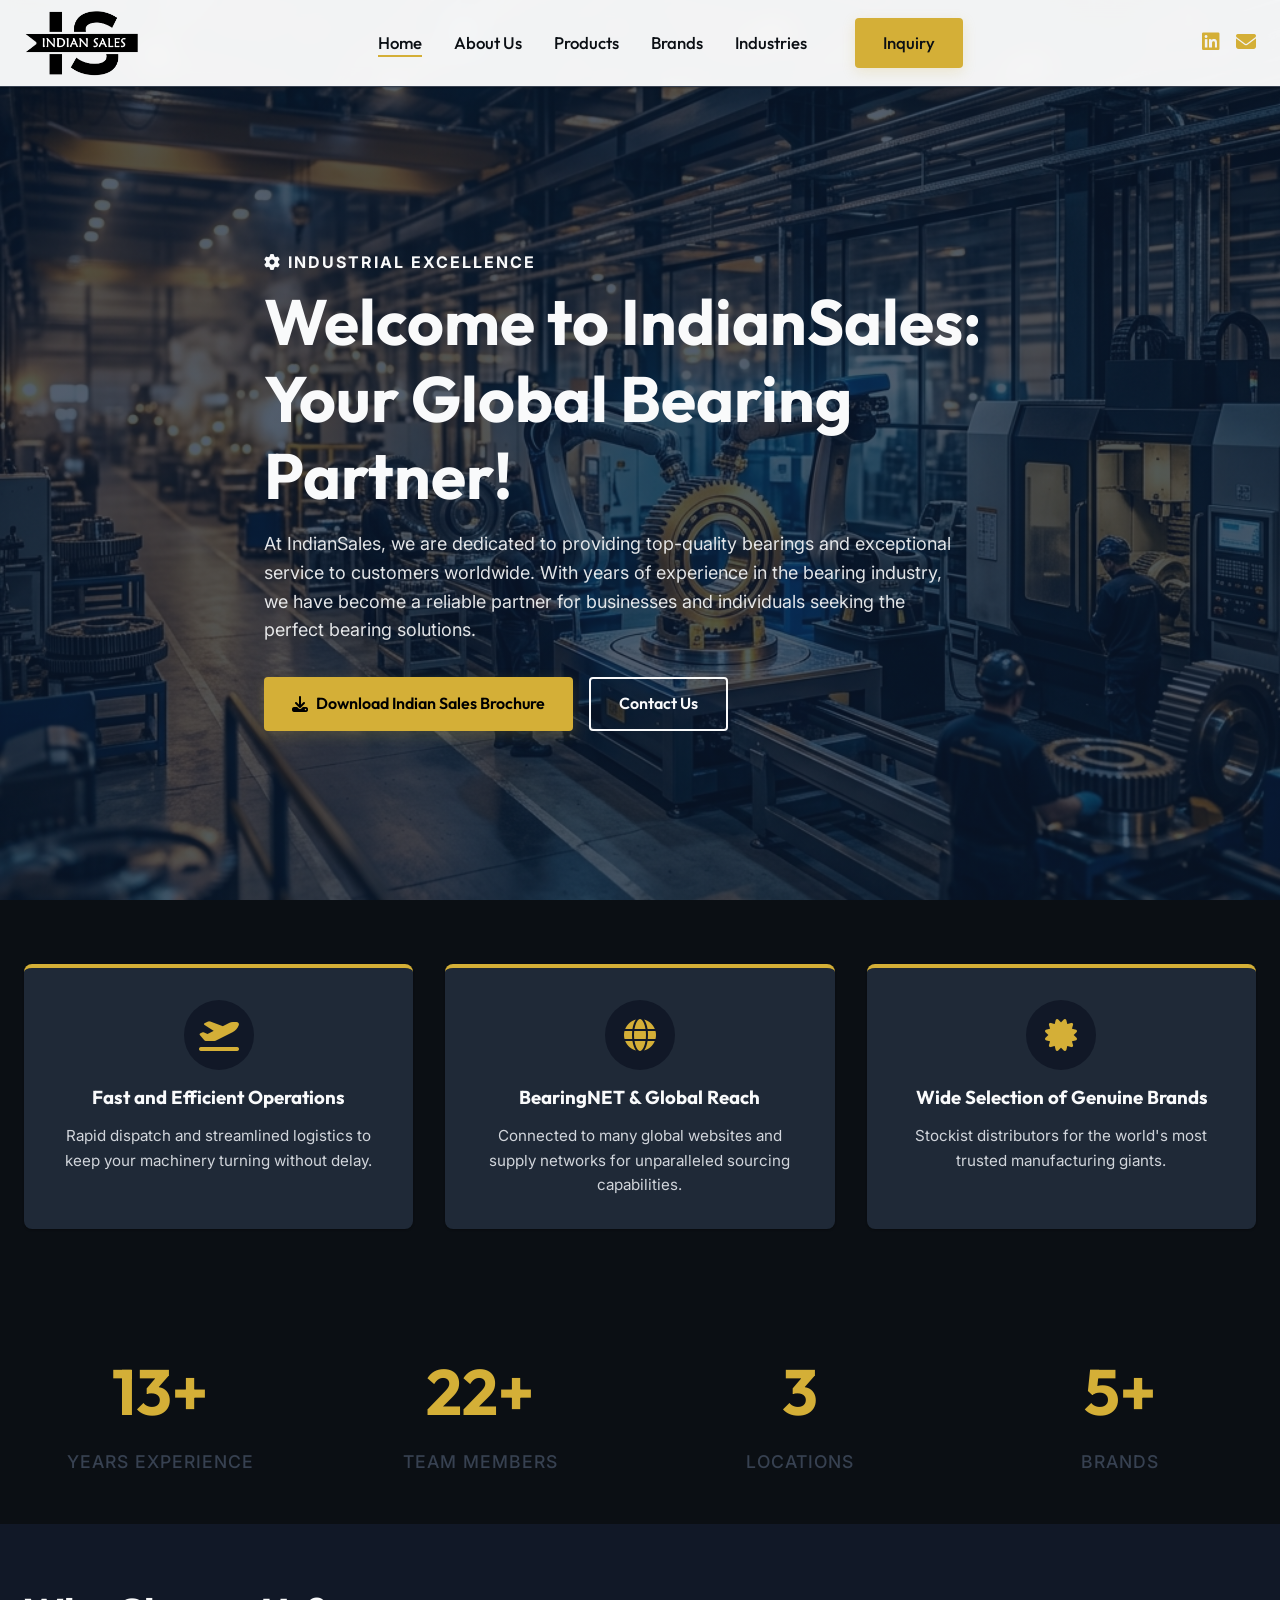
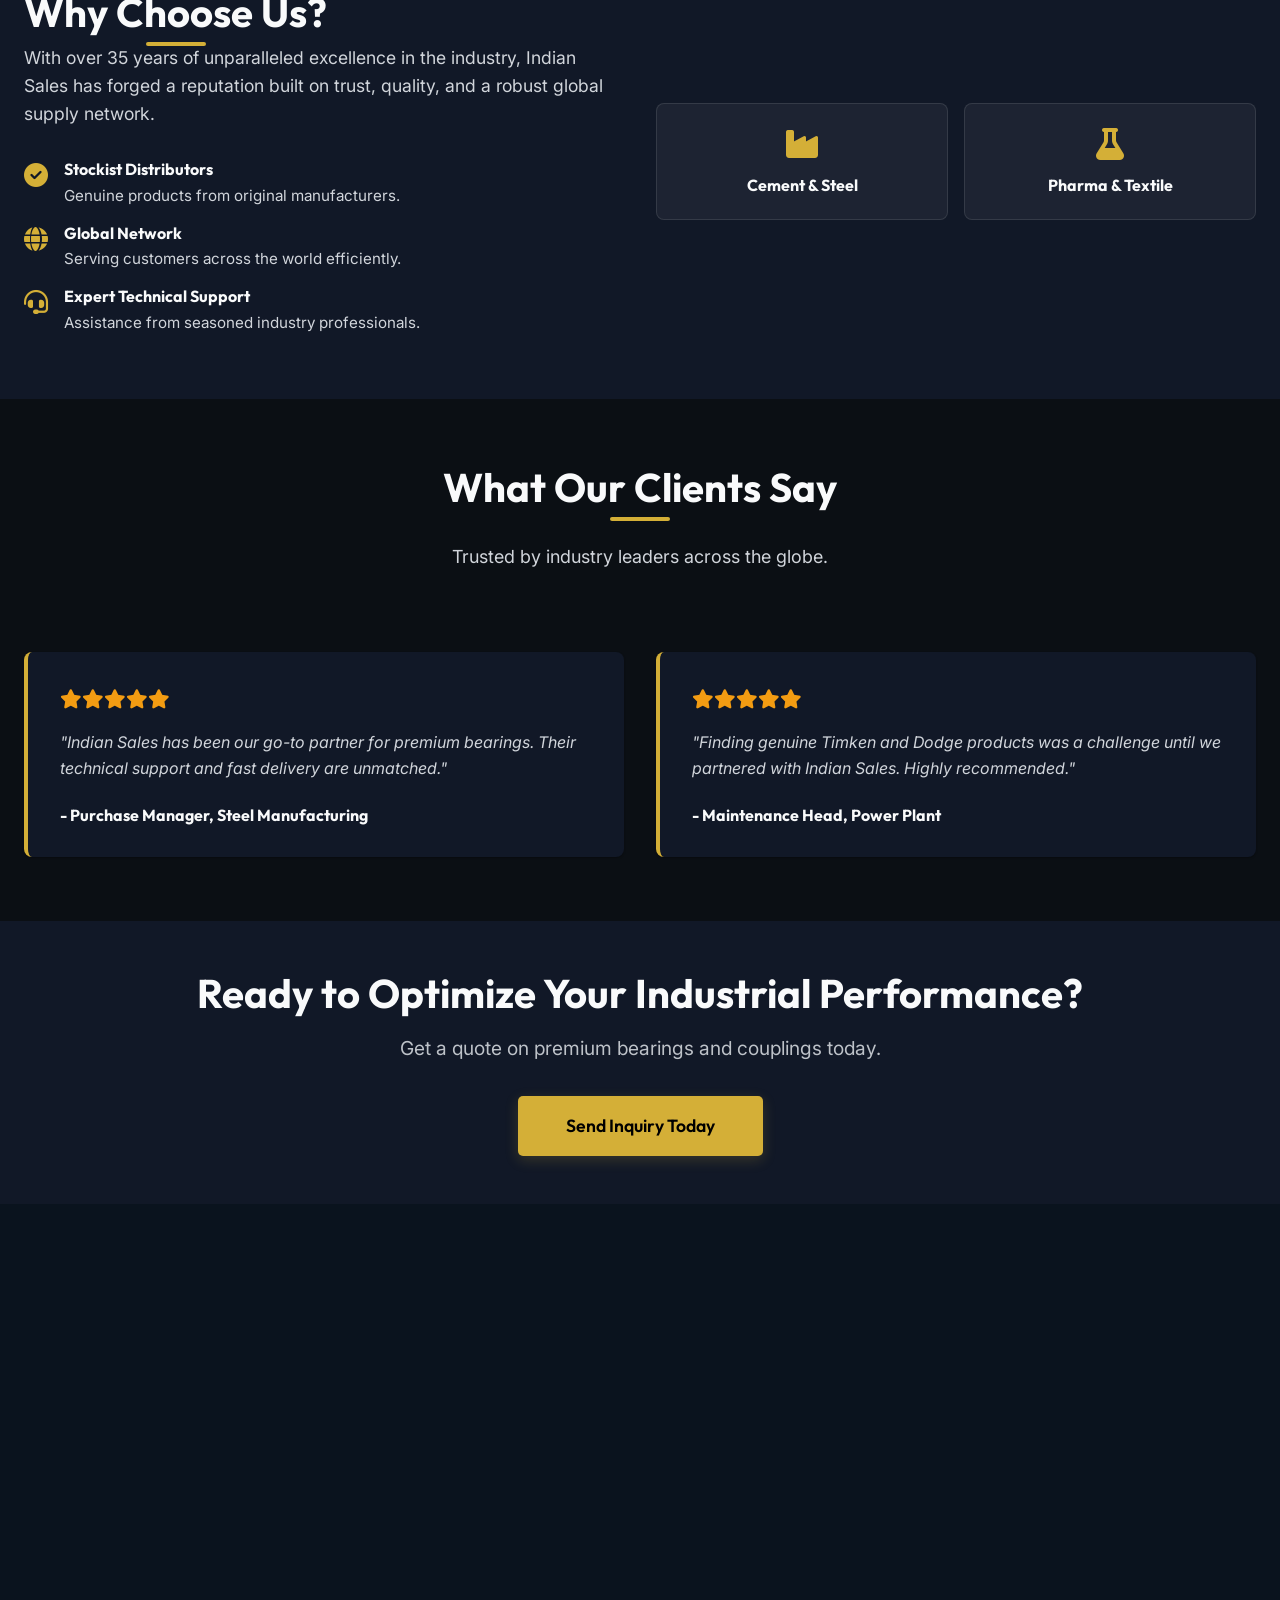
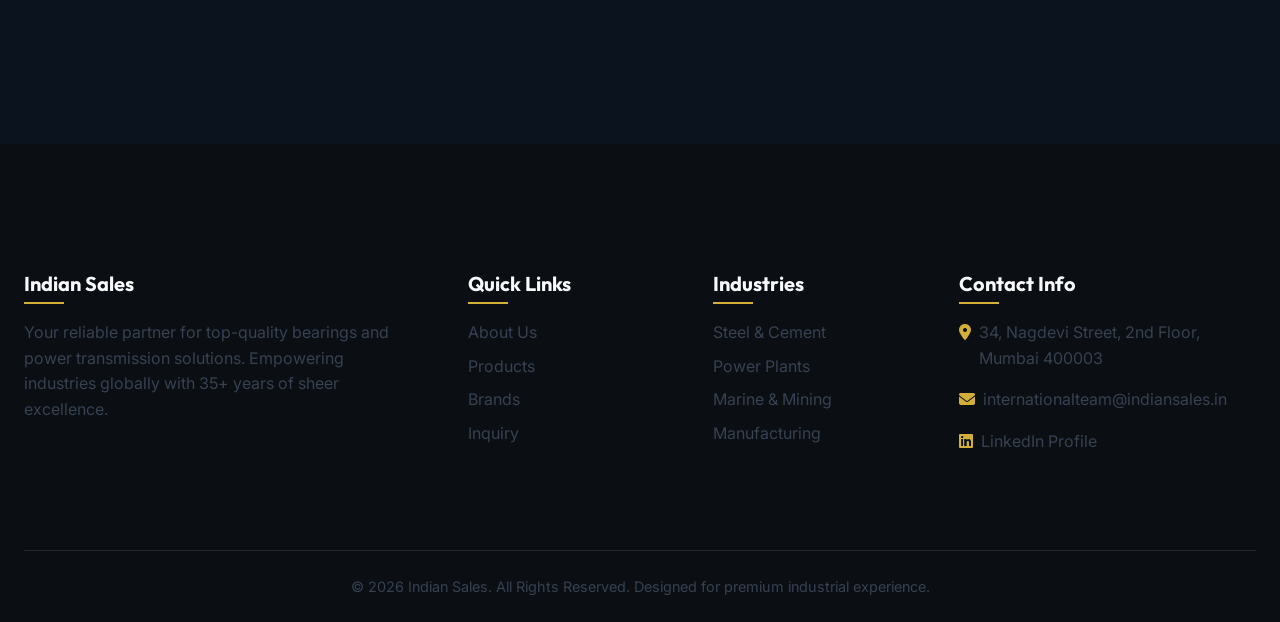
<file: index.html>
<!DOCTYPE html>
<html lang="en">

<head>
    <meta charset="UTF-8">
    <meta name="viewport" content="width=device-width, initial-scale=1.0">
    <title>Indian Sales | Your Global Bearing Partner</title>
    <meta name="description"
        content="Indian Sales - Stockist Distributors of Industrial Bearings and Couplings. TIMKEN, DODGE, GAMET, REXNORD. Providing top-quality bearings worldwide.">
    <!-- Fonts and Icons -->
    <link rel="stylesheet" href="https://cdnjs.cloudflare.com/ajax/libs/font-awesome/6.4.0/css/all.min.css">
    <link rel="stylesheet" href="./css/variables.css">
    <link rel="stylesheet" href="./css/styles.css">
    <style>
        .hero {
            background-color: var(--color-primary);
        }

        .hero-bg {
            background-image: linear-gradient(rgba(10, 25, 47, 0.7), rgba(10, 25, 47, 0.7)), url('./assets/industrial_hero_bg.png');
            background-size: cover;
            background-position: center;
            opacity: 1 !important; /* Ensure the image and overlay are clearly visible */
        }
    </style>
</head>

<body>

    <!-- Header -->
    <header class="header">
        <div class="container nav-container">
            <a href="index.html" class="logo">
                <img src="./logo.png" alt="Indian Sales"
                    onerror="this.src='https://placehold.co/150x50/0A192F/FFF?text=Indian+Sales'">
            </a>
            <nav>
                <ul class="nav-links">
                    <li><a href="index.html" class="nav-link active">Home</a></li>
                    <li><a href="about.html" class="nav-link">About Us</a></li>
                    <li><a href="products.html" class="nav-link">Products</a></li>
                    <li><a href="brands.html" class="nav-link">Brands</a></li>
                    <li><a href="industries.html" class="nav-link">Industries</a></li>
                    <li><a href="contact.html" class="nav-link btn btn-primary text-white"
                            style="margin-left: 1rem;">Inquiry</a></li>
                </ul>
            </nav>
            <div style="display: flex; align-items: center; gap: var(--space-md);">
                <a href="https://www.linkedin.com/company/indian-sales/" target="_blank" class="nav-link"
                    aria-label="LinkedIn"><i class="fa-brands fa-linkedin text-secondary"
                        style="font-size: 1.25rem;"></i></a>
                <a href="mailto:internationalteam@indiansales.in" class="nav-link" aria-label="Email"><i
                        class="fa-solid fa-envelope text-secondary" style="font-size: 1.25rem;"></i></a>
                <button class="mobile-menu-btn"><i class="fa-solid fa-bars"></i></button>
            </div>
        </div>
    </header>

    <!-- Removed Floating WhatsApp -->

    <!-- Hero Section -->
    <section class="hero">
        <div class="hero-bg"></div>
        <div class="container hero-content reveal">
            <span class="hero-subtitle"><i class="fa-solid fa-gear"></i> Industrial Excellence</span>
            <h1>Welcome to IndianSales: Your Global Bearing Partner!</h1>
            <p>At IndianSales, we are dedicated to providing top-quality bearings and exceptional service to customers
                worldwide. With years of experience in the bearing industry, we have become a reliable partner for
                businesses and individuals seeking the perfect bearing solutions.</p>
            <div class="hero-buttons">
                <a href="./css/IndianSales2023Catalog.pdf" class="btn btn-primary" target="_blank"
                    download="IndianSales2023Catalog.pdf"><i class="fa-solid fa-download"
                        style="margin-right: 0.5rem;"></i> Download Indian Sales Brochure</a>
                <a href="contact.html" class="btn btn-outline"
                    style="color: var(--color-white); border-color: var(--color-white);">Contact Us</a>
            </div>
        </div>

    </section>

    <!-- Premium Highlights Section -->
    <section class="section" style="padding: 4rem 0;">
        <div class="container">
            <div class="feature-highlight-grid">
                <div class="feature-card reveal-scale" style="transition-delay: 0.1s;">
                    <div class="feature-icon-wrapper"><i class="fa-solid fa-plane-departure"></i></div>
                    <h3 style="margin-bottom: 1rem; color: var(--color-steel-dark);">Fast and Efficient Operations</h3>
                    <p style="color: var(--color-steel); font-size: 0.95rem;">Rapid dispatch and streamlined logistics
                        to keep your machinery turning without delay.</p>
                </div>
                <div class="feature-card reveal-scale" style="transition-delay: 0.2s;">
                    <div class="feature-icon-wrapper"><i class="fa-solid fa-globe"></i></div>
                    <h3 style="margin-bottom: 1rem; color: var(--color-steel-dark);">BearingNET & Global Reach</h3>
                    <p style="color: var(--color-steel); font-size: 0.95rem;">Connected to many global websites and
                        supply networks for unparalleled sourcing capabilities.</p>
                </div>
                <div class="feature-card reveal-scale" style="transition-delay: 0.3s;">
                    <div class="feature-icon-wrapper"><i class="fa-solid fa-certificate"></i></div>
                    <h3 style="margin-bottom: 1rem; color: var(--color-steel-dark);">Wide Selection of Genuine Brands
                    </h3>
                    <p style="color: var(--color-steel); font-size: 0.95rem;">Stockist distributors for the world's most
                        trusted manufacturing giants.</p>
                </div>
            </div>

        </div>
    </section>

    <!-- Animated Statistics Section -->
    <section class="stats-counter-section" style="padding: 3rem 0 3rem 0;">
        <div class="container">
            <div class="stats-counter-grid" id="stats-section">
                <div class="stat-counter-item">
                    <div class="stat-number"><span class="counter" data-target="35">0</span>+</div>
                    <div class="stat-label">Years Experience</div>
                </div>
                <div class="stat-counter-item">
                    <div class="stat-number"><span class="counter" data-target="60">0</span>+</div>
                    <div class="stat-label">Team Members</div>
                </div>
                <div class="stat-counter-item">
                    <div class="stat-number"><span class="counter" data-target="8">0</span></div>
                    <div class="stat-label">Locations</div>
                </div>
                <div class="stat-counter-item">
                    <div class="stat-number"><span class="counter" data-target="12">0</span>+</div>
                    <div class="stat-label">Brands</div>
                </div>
            </div>
        </div>
    </section>

    <!-- Why Choose Us -->
    <section class="section" style="background-color: var(--color-primary-light); padding: 4rem 0;">

        <div class="container">
            <div style="display: grid; grid-template-columns: 1fr 1fr; gap: 2rem; align-items: center;">

                <div class="reveal-left">
                    <h2 class="section-title">Why Choose Us?</h2>
                    <p style="margin-bottom: 2rem; color: var(--color-steel); font-size: 1.1rem;">With over 35 years of
                        unparalleled excellence in the industry, Indian Sales has forged a reputation built on trust,
                        quality, and a robust global supply network.</p>

                    <ul style="display: grid; gap: 1rem;">
                        <li style="display: flex; gap: 1rem; align-items: flex-start;">
                            <i class="fa-solid fa-check-circle text-secondary"
                                style="font-size: 1.5rem; margin-top: 3px;"></i>
                            <div>
                                <h4 style="margin-bottom: 0.25rem;">Stockist Distributors</h4>
                                <p style="color: var(--color-steel); font-size: 0.95rem;">Genuine products from original
                                    manufacturers.</p>
                            </div>
                        </li>
                        <li style="display: flex; gap: 1rem; align-items: flex-start;">
                            <i class="fa-solid fa-globe text-secondary" style="font-size: 1.5rem; margin-top: 3px;"></i>
                            <div>
                                <h4 class="text-white" style="margin-bottom: 0.25rem;">Global Network</h4>
                                <p style="color: var(--color-steel); font-size: 0.95rem;">Serving customers across the
                                    world efficiently.</p>
                            </div>
                        </li>
                        <li style="display: flex; gap: 1rem; align-items: flex-start;">
                            <i class="fa-solid fa-headset text-secondary"
                                style="font-size: 1.5rem; margin-top: 3px;"></i>
                            <div>
                                <h4 class="text-white" style="margin-bottom: 0.25rem;">Expert Technical Support</h4>
                                <p style="color: var(--color-steel); font-size: 0.95rem;">Assistance from seasoned
                                    industry professionals.</p>
                            </div>
                        </li>
                    </ul>
                </div>


                <div class="reveal-right" style="display: grid; grid-template-columns: 1fr 1fr; gap: 1rem;">
                    <!-- Industries Served Boxes -->
                    <div
                        style="background: rgba(255,255,255,0.05); padding: 1.5rem; border-radius: 8px; border: 1px solid rgba(255,255,255,0.1); text-align: center;">
                        <i class="fa-solid fa-industry text-secondary"
                            style="font-size: 2rem; margin-bottom: 1rem;"></i>
                        <h4 class="text-white" style="font-size: 1rem;">Cement & Steel</h4>
                    </div>
                    <div
                        style="background: rgba(255,255,255,0.05); padding: 1.5rem; border-radius: 8px; border: 1px solid rgba(255,255,255,0.1); text-align: center;">
                        <i class="fa-solid fa-flask text-secondary" style="font-size: 2rem; margin-bottom: 1rem;"></i>
                        <h4 class="text-white" style="font-size: 1rem;">Pharma & Textile</h4>
                    </div>
                </div>
            </div>
        </div>
    </section>

    <!-- Testimonials Section -->

    <section class="section" style="padding: 4rem 0;">

        <div class="container">
            <div class="section-header">
                <h2 class="section-title">What Our Clients Say</h2>
                <p class="section-subtitle">Trusted by industry leaders across the globe.</p>
            </div>
            <div style="display: grid; grid-template-columns: repeat(auto-fit, minmax(300px, 1fr)); gap: 2rem;">
                <div class="reveal-scale"
                    style="background: var(--color-gray-50); padding: 2rem; border-radius: 8px; box-shadow: var(--shadow-sm); border-left: 4px solid var(--color-secondary); transition-delay: 0.1s;">
                    <div style="color: #f39c12; margin-bottom: 1rem; font-size: 1.2rem;">
                        <i class="fa-solid fa-star"></i><i class="fa-solid fa-star"></i><i
                            class="fa-solid fa-star"></i><i class="fa-solid fa-star"></i><i
                            class="fa-solid fa-star"></i>
                    </div>
                    <p style="font-style: italic; color: var(--color-steel); margin-bottom: 1.5rem;">"Indian Sales has
                        been our go-to partner for premium bearings. Their technical support and fast delivery are
                        unmatched."</p>
                    <h4 class="text-primary">- Purchase Manager, Steel Manufacturing</h4>
                </div>
                <div class="reveal-scale"
                    style="background: var(--color-gray-50); padding: 2rem; border-radius: 8px; box-shadow: var(--shadow-sm); border-left: 4px solid var(--color-secondary); transition-delay: 0.2s;">
                    <div style="color: #f39c12; margin-bottom: 1rem; font-size: 1.2rem;">
                        <i class="fa-solid fa-star"></i><i class="fa-solid fa-star"></i><i
                            class="fa-solid fa-star"></i><i class="fa-solid fa-star"></i><i
                            class="fa-solid fa-star"></i>
                    </div>
                    <p style="font-style: italic; color: var(--color-steel); margin-bottom: 1.5rem;">"Finding genuine
                        Timken and Dodge products was a challenge until we partnered with Indian Sales. Highly
                        recommended."</p>
                    <h4 class="text-primary">- Maintenance Head, Power Plant</h4>
                </div>
            </div>

        </div>
    </section>

    <!-- Call to Action Banner -->
    <section class="section" style="background-color: var(--color-primary-light); text-align: center; padding: 3rem 0;">
        <div class="container reveal">
            <h2 style="font-size: 2.5rem; margin-bottom: 1rem;">Ready to Optimize Your Industrial Performance?</h2>
            <p style="margin-bottom: 2rem; font-size: 1.2rem; opacity: 0.9;">Get a quote on premium bearings and
                couplings today.</p>
            <a href="#" onclick="document.getElementById('inquiryPopup').style.display='flex'; return false;"
                class="btn btn-primary" style="padding: 1rem 3rem; font-size: 1.1rem; border-radius: 5px;">Send Inquiry
                Today</a>
        </div>

    </section>

    <!-- Full Width Premium Image -->
    <section class="premium-image-section" style="background-image: url('./assets/media__1776164310085.png');">
        <!-- Content overlaid if needed, but styling provides a tint overlay -->
    </section>

    <!-- Footer -->
    <footer class="footer">
        <div class="container">
            <div class="footer-grid">
                <div class="footer-col">
                    <h4>Indian Sales</h4>
                    <p>Your reliable partner for top-quality bearings and power transmission solutions. Empowering
                        industries globally with 35+ years of sheer excellence.</p>
                </div>
                <div class="footer-col">
                    <h4>Quick Links</h4>
                    <ul class="footer-links">
                        <li><a href="about.html">About Us</a></li>
                        <li><a href="products.html">Products</a></li>
                        <li><a href="brands.html">Brands</a></li>
                        <li><a href="contact.html">Inquiry</a></li>
                    </ul>
                </div>
                <div class="footer-col">
                    <h4>Industries</h4>
                    <ul class="footer-links">
                        <li><a href="#">Steel & Cement</a></li>
                        <li><a href="#">Power Plants</a></li>
                        <li><a href="#">Marine & Mining</a></li>
                        <li><a href="#">Manufacturing</a></li>
                    </ul>
                </div>
                <div class="footer-col">
                    <h4>Contact Info</h4>
                    <ul class="footer-contact">
                        <li>
                            <i class="fa-solid fa-location-dot"></i>
                            <span>34, Nagdevi Street, 2nd Floor, Mumbai 400003</span>
                        </li>
                        <li>
                            <i class="fa-solid fa-envelope"></i>
                            <a href="mailto:internationalteam@indiansales.in">internationalteam@indiansales.in</a>
                        </li>
                        <li>
                            <i class="fa-brands fa-linkedin"></i>
                            <a href="https://www.linkedin.com/company/indian-sales/" target="_blank">LinkedIn
                                Profile</a>
                        </li>
                    </ul>
                </div>
            </div>
            <div class="footer-bottom">
                <p>&copy; 2026 Indian Sales. All Rights Reserved. Designed for premium industrial experience.</p>
            </div>
        </div>
    </footer>

    <!-- Quick Inquiry Popup Modal -->
    <div id="inquiryPopup"
        style="display: none; position: fixed; top: 0; left: 0; width: 100%; height: 100%; background: rgba(0,0,0,0.7); z-index: 9999; align-items: center; justify-content: center; backdrop-filter: blur(5px);">
        <div class="card"
            style="padding: 2.5rem; border-radius: 8px; width: 90%; max-width: 500px; position: relative; background-color: var(--color-primary-light);">
            <button onclick="document.getElementById('inquiryPopup').style.display='none'"
                style="position: absolute; right: 1rem; top: 1rem; background: transparent; border: none; font-size: 1.5rem; cursor: pointer; color: var(--color-steel);"><i
                    class="fa-solid fa-times"></i></button>
            <h3 class="text-primary" style="margin-bottom: 1.5rem;">Quick Inquiry</h3>
            <form action="https://formspree.io/f/YOUR_FORMSPREE_ID" method="POST">
                <input type="text" name="name" placeholder="Your Name *" required
                    style="width: 100%; padding: 0.75rem; margin-bottom: 1rem; border: 1px solid var(--color-gray-200); border-radius: 4px; outline: none;">
                <input type="email" name="email" placeholder="Email Address *" required
                    style="width: 100%; padding: 0.75rem; margin-bottom: 1rem; border: 1px solid var(--color-gray-200); border-radius: 4px; outline: none;">
                <textarea name="message" rows="3" placeholder="I am looking for... *" required
                    style="width: 100%; padding: 0.75rem; margin-bottom: 1.5rem; border: 1px solid var(--color-gray-200); border-radius: 4px; outline: none;"></textarea>
                <button type="submit" class="btn btn-primary" style="width: 100%;">Send Request</button>
            </form>
        </div>
    </div>

    <script src="./js/script.js"></script>
</body>

</html>
</file>
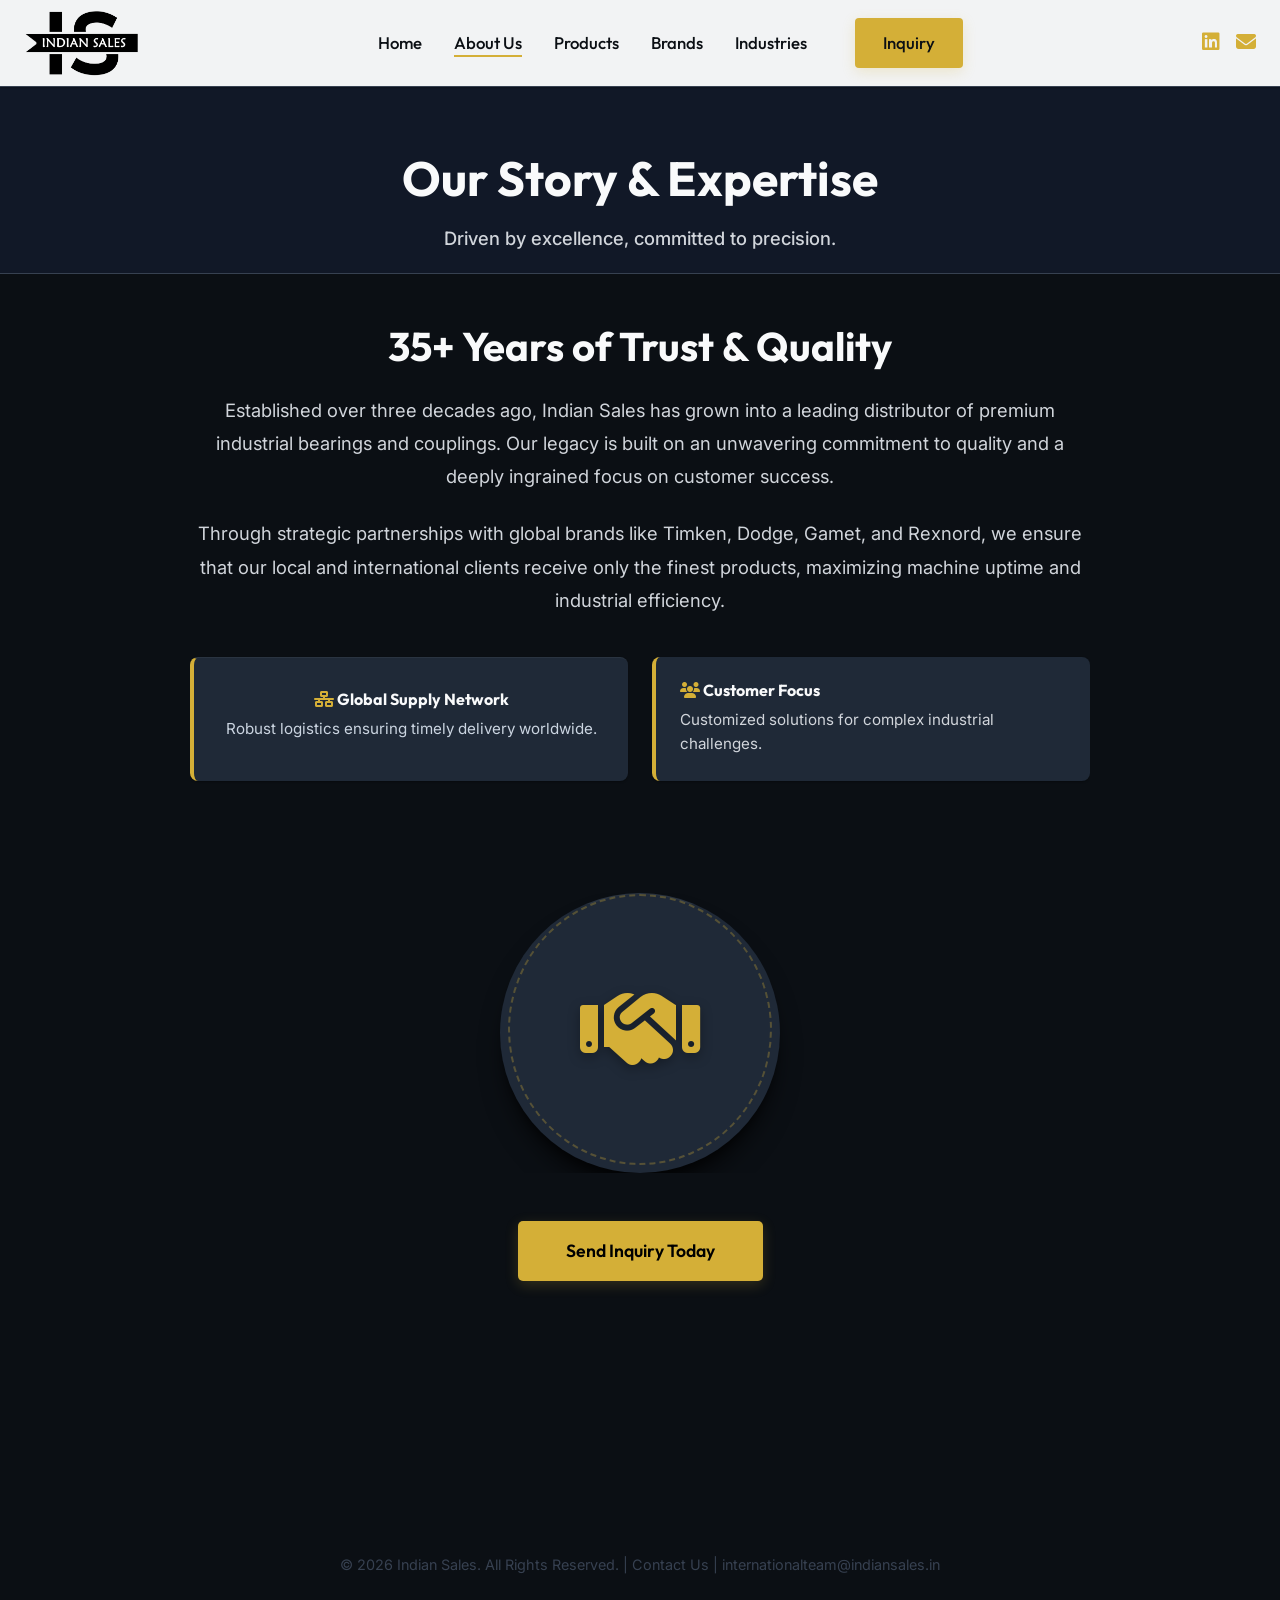
<file: about.html>
<!DOCTYPE html>
<html lang="en">
<head>
    <meta charset="UTF-8">
    <meta name="viewport" content="width=device-width, initial-scale=1.0">
    <title>About Us | Indian Sales</title>
    <link rel="stylesheet" href="https://cdnjs.cloudflare.com/ajax/libs/font-awesome/6.4.0/css/all.min.css">
    <link rel="stylesheet" href="./css/variables.css">
    <link rel="stylesheet" href="./css/styles.css">
</head>
<body>

    <!-- Header -->
    <header class="header">
        <div class="container nav-container">
            <a href="index.html" class="logo">
                <img src="./logo.png" alt="Indian Sales" onerror="this.src='https://placehold.co/150x50/0A192F/FFF?text=Indian+Sales'">
            </a>
            <nav>
                <ul class="nav-links">
                    <li><a href="index.html" class="nav-link">Home</a></li>
                    <li><a href="about.html" class="nav-link active">About Us</a></li>
                    <li><a href="products.html" class="nav-link">Products</a></li>
                    <li><a href="brands.html" class="nav-link">Brands</a></li>
                    <li><a href="industries.html" class="nav-link">Industries</a></li>
                    <li><a href="contact.html" class="nav-link btn btn-primary text-white" style="margin-left: 1rem;">Inquiry</a></li>
                </ul>
            </nav>
            <div style="display: flex; align-items: center; gap: var(--space-md);">
                <a href="https://www.linkedin.com/company/indian-sales/" target="_blank" class="nav-link" aria-label="LinkedIn"><i class="fa-brands fa-linkedin text-secondary" style="font-size: 1.25rem;"></i></a>
                <a href="mailto:internationalteam@indiansales.in" class="nav-link" aria-label="Email"><i class="fa-solid fa-envelope text-secondary" style="font-size: 1.25rem;"></i></a>
                <button class="mobile-menu-btn"><i class="fa-solid fa-bars"></i></button>
            </div>
        </div>
    </header>

    <!-- Page Header -->
    <section class="section" style="padding-top: 150px; padding-bottom: 20px; background-color: var(--color-primary-light); text-align: center; border-bottom: 1px solid var(--color-gray-200);">
        <div class="container">
            <h1 style="font-size: 3rem; margin-bottom: 1rem; font-weight: 700;">Our Story & Expertise</h1>
            <p style="max-width: 600px; margin: 0 auto; font-size: 1.15rem; font-weight: 500; color: var(--color-steel);">Driven by excellence, committed to precision.</p>
        </div>
    </section>

    <!-- Content -->
    <section class="section" style="padding-top: 3rem;">
        <div class="container">
            <div style="max-width: 900px; margin: 0 auto;">
                <div style="text-align: center; margin-bottom: 3rem;">
                    <h2 class="text-primary" style="font-size: 2.5rem; margin-bottom: 1.5rem;">35+ Years of Trust & Quality</h2>
                    <p style="margin-bottom: 1.5rem; font-size: 1.15rem; line-height: 1.8;">Established over three decades ago, Indian Sales has grown into a leading distributor of premium industrial bearings and couplings. Our legacy is built on an unwavering commitment to quality and a deeply ingrained focus on customer success.</p>
                    <p style="margin-bottom: 2.5rem; font-size: 1.15rem; line-height: 1.8;">Through strategic partnerships with global brands like Timken, Dodge, Gamet, and Rexnord, we ensure that our local and international clients receive only the finest products, maximizing machine uptime and industrial efficiency.</p>
                    
                    <div style="display: grid; grid-template-columns: repeat(auto-fit, minmax(300px, 1fr)); gap: 1.5rem; text-align: left; margin-bottom: 4rem;">
                        <div style="background: var(--color-card-bg); padding: 1.5rem; border-radius: 8px; border-left: 4px solid var(--color-secondary); box-shadow: var(--shadow-sm);">
                            <h4 class="text-primary" style="margin-bottom: 0.5rem;"><i class="fa-solid fa-network-wired text-secondary"></i> Global Supply Network</h4>
                            <p style="font-size: 0.95rem; color: var(--color-steel);">Robust logistics ensuring timely delivery worldwide.</p>
                        </div>
                        <div style="background: var(--color-card-bg); padding: 1.5rem; border-radius: 8px; border-left: 4px solid var(--color-secondary); box-shadow: var(--shadow-sm);">
                            <h4 class="text-primary" style="margin-bottom: 0.5rem;"><i class="fa-solid fa-users text-secondary"></i> Customer Focus</h4>
                            <p style="font-size: 0.95rem; color: var(--color-steel);">Customized solutions for complex industrial challenges.</p>
                        </div>
                    </div>
                </div>

                <!-- Trust Image Placed Below -->
                <div style="display: flex; justify-content: center;">
                    <div style="background: linear-gradient(135deg, var(--color-primary-light), var(--color-primary)); padding: 3rem; border-radius: 50%; width: 280px; height: 280px; display: flex; align-items: center; justify-content: center; box-shadow: var(--shadow-xl); border: 8px solid var(--color-gray-100); position: relative;">
                        <div style="position: absolute; width: 100%; height: 100%; border-radius: 50%; border: 2px dashed var(--color-secondary); animation: spin 20s linear infinite; opacity: 0.3;"></div>
                        <i class="fa-solid fa-handshake text-secondary" style="font-size: 6rem; filter: drop-shadow(0 4px 6px rgba(0,0,0,0.3)); z-index: 1;"></i>
                    </div>
                </div>
                
                <!-- Inquiry Button -->
                <div style="text-align: center; margin-top: 3rem;">
                    <a href="contact.html" class="btn btn-primary" style="padding: 1rem 3rem; font-size: 1.1rem; border-radius: 5px;">Send Inquiry Today</a>
                </div>
                <style>
                    @keyframes spin { 100% { transform: rotate(360deg); } }
                </style>
            </div>
        </div>
    </section>

    <!-- Footer -->
    <footer class="footer">
        <div class="container">
            <div class="footer-bottom" style="padding-top: 1rem; border: none;">
                <p>&copy; 2026 Indian Sales. All Rights Reserved. | <a href="contact.html">Contact Us</a> | <a href="mailto:internationalteam@indiansales.in">internationalteam@indiansales.in</a></p>
            </div>
        </div>
    </footer>

    <script src="./js/script.js"></script>
</body>
</html>
</file>
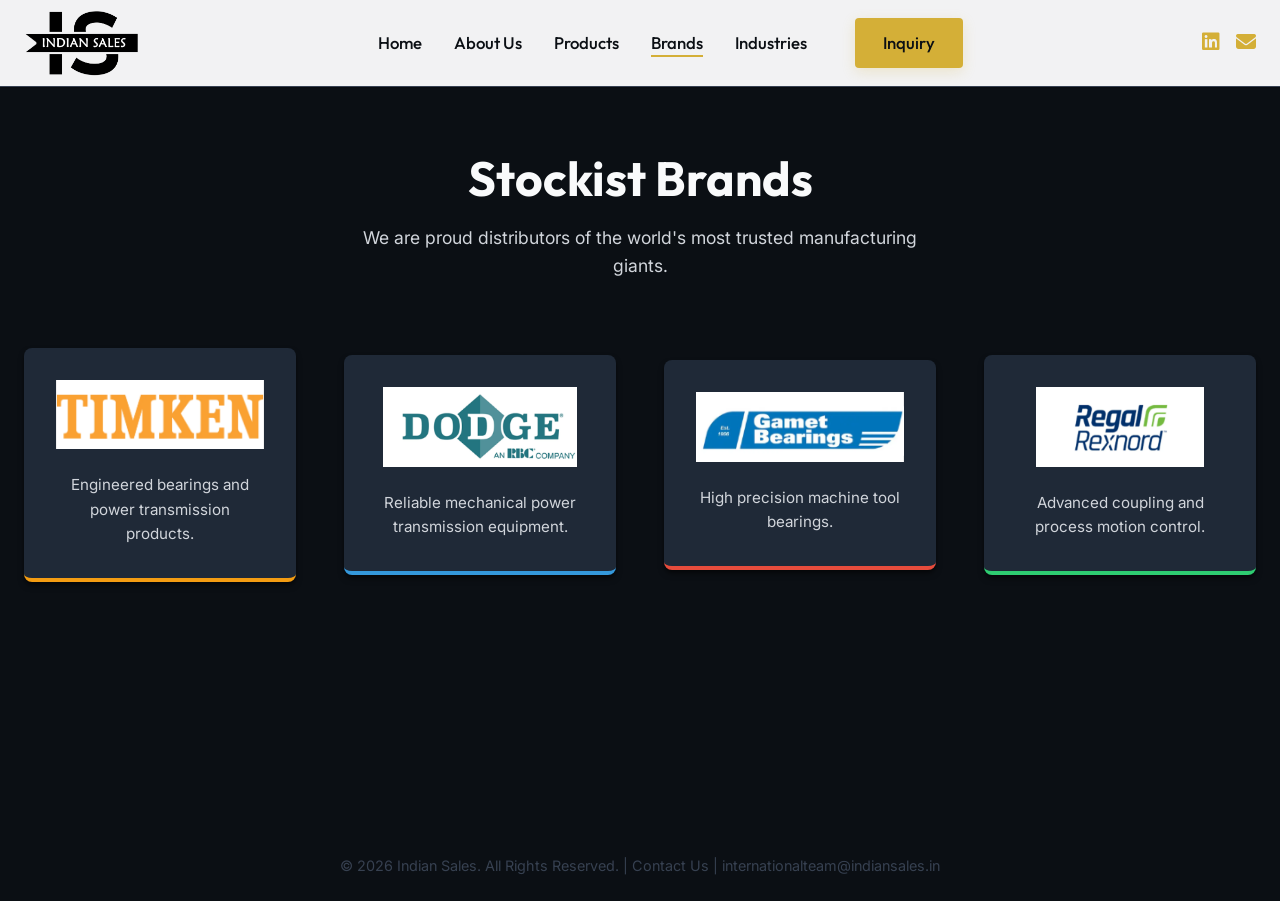
<file: brands.html>
<!DOCTYPE html>
<html lang="en">
<head>
    <meta charset="UTF-8">
    <meta name="viewport" content="width=device-width, initial-scale=1.0">
    <title>Stockist Brands | Indian Sales</title>
    <link rel="stylesheet" href="https://cdnjs.cloudflare.com/ajax/libs/font-awesome/6.4.0/css/all.min.css">
    <link rel="stylesheet" href="./css/variables.css">
    <link rel="stylesheet" href="./css/styles.css">
</head>
<body>

    <!-- Header -->
    <header class="header">
        <div class="container nav-container">
            <a href="index.html" class="logo">
                <img src="./logo.png" alt="Indian Sales" onerror="this.src='https://placehold.co/150x50/0A192F/FFF?text=Indian+Sales'">
            </a>
            <nav>
                <ul class="nav-links">
                    <li><a href="index.html" class="nav-link">Home</a></li>
                    <li><a href="about.html" class="nav-link">About Us</a></li>
                    <li><a href="products.html" class="nav-link">Products</a></li>
                    <li><a href="brands.html" class="nav-link active">Brands</a></li>
                    <li><a href="industries.html" class="nav-link">Industries</a></li>
                    <li><a href="contact.html" class="nav-link btn btn-primary text-white" style="margin-left: 1rem;">Inquiry</a></li>
                </ul>
            </nav>
            <div style="display: flex; align-items: center; gap: var(--space-md);">
                <a href="https://www.linkedin.com/company/indian-sales/" target="_blank" class="nav-link" aria-label="LinkedIn"><i class="fa-brands fa-linkedin text-secondary" style="font-size: 1.25rem;"></i></a>
                <a href="mailto:internationalteam@indiansales.in" class="nav-link" aria-label="Email"><i class="fa-solid fa-envelope text-secondary" style="font-size: 1.25rem;"></i></a>
                <button class="mobile-menu-btn"><i class="fa-solid fa-bars"></i></button>
            </div>
        </div>
    </header>

    <!-- Removed Floating WhatsApp -->

    <section class="section" style="padding-top: 150px; padding-bottom: 20px; background-color: var(--color-primary); text-align: center;">
        <div class="container">
            <h1 style="font-size: 3rem; margin-bottom: 1rem;">Stockist Brands</h1>
            <p style="color: var(--color-steel); max-width: 600px; margin: 0 auto; font-size: 1.1rem;">We are proud distributors of the world's most trusted manufacturing giants.</p>
        </div>
    </section>

    <!-- Content -->
    <section class="section" style="padding-top: 3rem;">
        <div class="container">
            <div style="display: grid; grid-template-columns: repeat(auto-fit, minmax(250px, 1fr)); gap: 3rem; align-items: center; justify-items: center;">
                
                <div style="text-align: center; background: var(--color-card-bg); padding: 2rem; border-radius: 8px; box-shadow: var(--shadow-md); width: 100%; border-bottom: 4px solid #f39c12; cursor: pointer;" data-brand="timken">
                    <img src="./assets/timken_brand_logo.png" alt="Timken" style="max-height: 80px; margin: 0 auto 1.5rem auto;">
                    <p style="color: var(--color-steel); font-size: 0.95rem;">Engineered bearings and power transmission products.</p>
                </div>

                <div style="text-align: center; background: var(--color-card-bg); padding: 2rem; border-radius: 8px; box-shadow: var(--shadow-md); width: 100%; border-bottom: 4px solid #3498db; cursor: pointer;" data-brand="dodge">
                    <img src="./assets/dodge_brand_logo.png" alt="Dodge" style="max-height: 80px; margin: 0 auto 1.5rem auto;">
                    <p style="color: var(--color-steel); font-size: 0.95rem;">Reliable mechanical power transmission equipment.</p>
                </div>

                <div style="text-align: center; background: var(--color-card-bg); padding: 2rem; border-radius: 8px; box-shadow: var(--shadow-md); width: 100%; border-bottom: 4px solid #e74c3c; cursor: pointer;" data-brand="gamet">
                    <img src="./assets/gamet_bearings_logo.png" alt="Gamet" style="max-height: 80px; margin: 0 auto 1.5rem auto;">
                    <p style="color: var(--color-steel); font-size: 0.95rem;">High precision machine tool bearings.</p>
                </div>

                <div style="text-align: center; background: var(--color-card-bg); padding: 2rem; border-radius: 8px; box-shadow: var(--shadow-md); width: 100%; border-bottom: 4px solid #2ecc71; cursor: pointer;" data-brand="rexnord">
                    <img src="./assets/regal_rexnord_logo.png" alt="Rexnord" style="max-height: 80px; margin: 0 auto 1.5rem auto;">
                    <p style="color: var(--color-steel); font-size: 0.95rem;">Advanced coupling and process motion control.</p>
                </div>

            </div>
        </div>
    </section>

    <!-- Footer -->
    <footer class="footer">
        <div class="container">
            <div class="footer-bottom" style="padding-top: 1rem; border: none;">
                <p>&copy; 2026 Indian Sales. All Rights Reserved. | <a href="contact.html">Contact Us</a> | <a href="mailto:internationalteam@indiansales.in">internationalteam@indiansales.in</a></p>
            </div>
        </div>
    </footer>

    <script src="./js/script.js"></script>
    <script>
        document.querySelectorAll('[data-brand]').forEach(el => {
            el.addEventListener('click', () => {
                const brand = el.getAttribute('data-brand');
                window.location.href = `products.html?brand=${brand}`;
            });
        });
    </script>
</body>
</html>
</file>
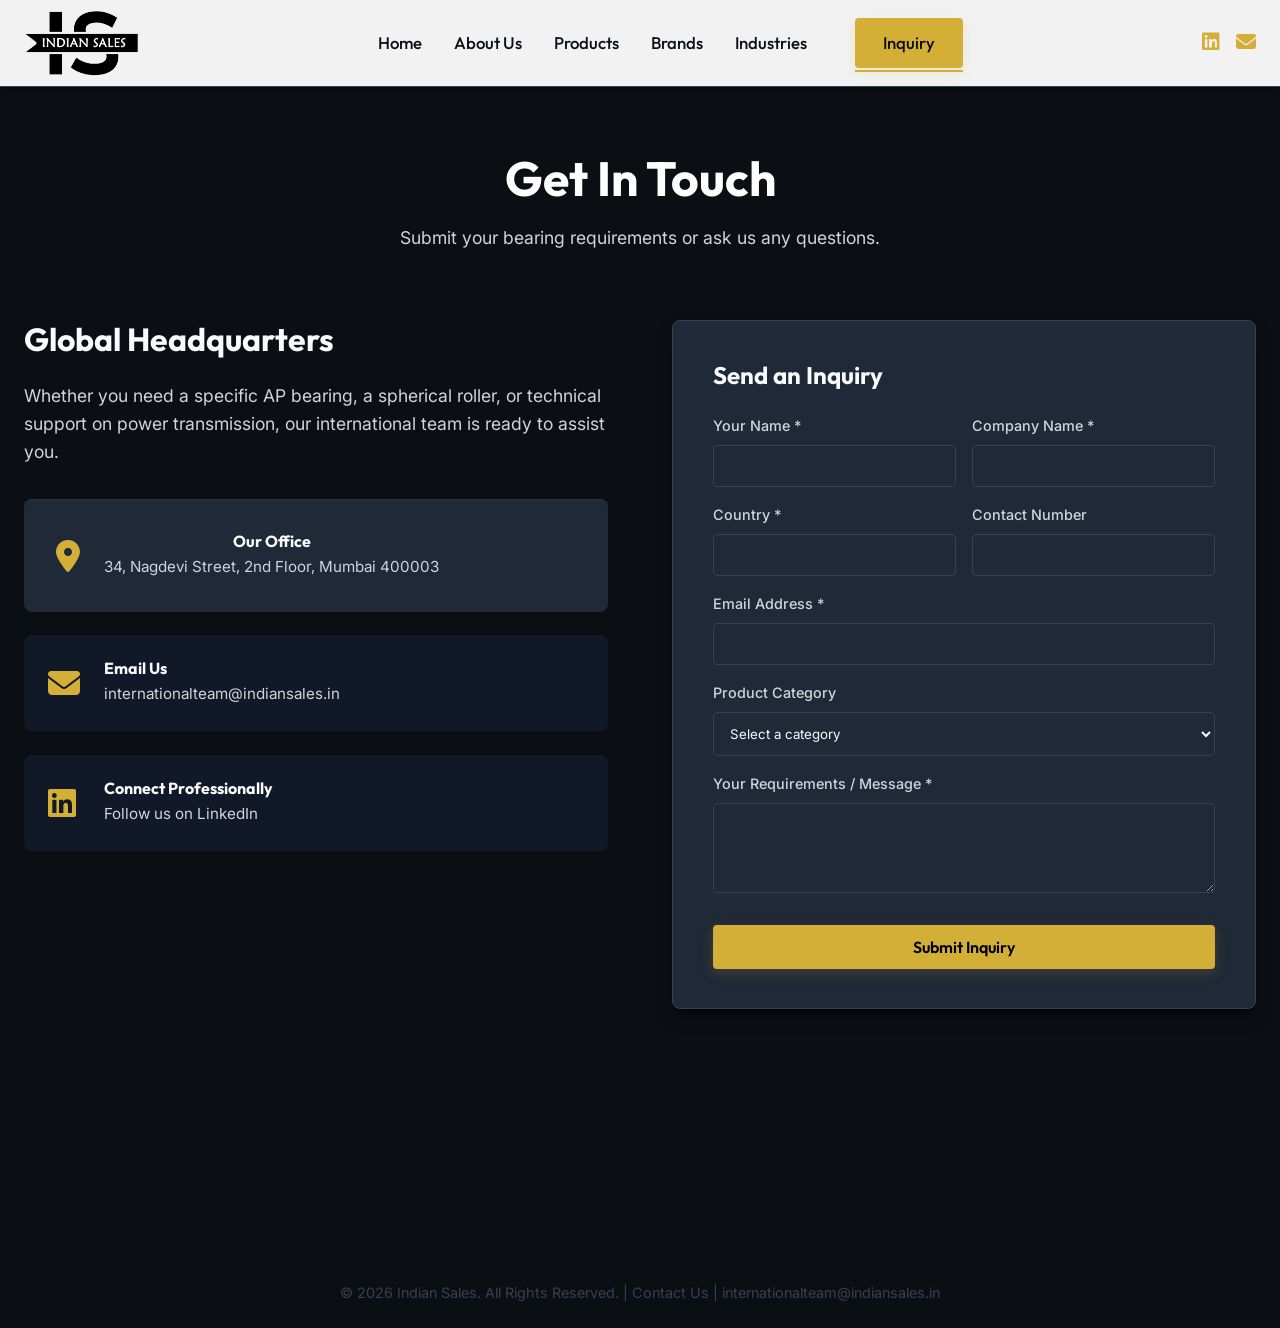
<file: contact.html>
<!DOCTYPE html>
<html lang="en">
<head>
    <meta charset="UTF-8">
    <meta name="viewport" content="width=device-width, initial-scale=1.0">
    <title>Contact Us & Inquiry | Indian Sales</title>
    <link rel="stylesheet" href="https://cdnjs.cloudflare.com/ajax/libs/font-awesome/6.4.0/css/all.min.css">
    <link rel="stylesheet" href="./css/variables.css">
    <link rel="stylesheet" href="./css/styles.css">
</head>
<body>

    <!-- Header -->
    <header class="header">
        <div class="container nav-container">
            <a href="index.html" class="logo">
                <img src="./logo.png" alt="Indian Sales" onerror="this.src='https://placehold.co/150x50/0A192F/FFF?text=Indian+Sales'">
            </a>
            <nav>
                <ul class="nav-links">
                    <li><a href="index.html" class="nav-link">Home</a></li>
                    <li><a href="about.html" class="nav-link">About Us</a></li>
                    <li><a href="products.html" class="nav-link">Products</a></li>
                    <li><a href="brands.html" class="nav-link">Brands</a></li>
                    <li><a href="industries.html" class="nav-link">Industries</a></li>
                    <li><a href="contact.html" class="nav-link active btn btn-primary text-white" style="margin-left: 1rem;">Inquiry</a></li>
                </ul>
            </nav>
            <div style="display: flex; align-items: center; gap: var(--space-md);">
                <a href="https://www.linkedin.com/company/indian-sales/" target="_blank" class="nav-link" aria-label="LinkedIn"><i class="fa-brands fa-linkedin text-secondary" style="font-size: 1.25rem;"></i></a>
                <a href="mailto:internationalteam@indiansales.in" class="nav-link" aria-label="Email"><i class="fa-solid fa-envelope text-secondary" style="font-size: 1.25rem;"></i></a>
                <button class="mobile-menu-btn"><i class="fa-solid fa-bars"></i></button>
            </div>
        </div>
    </header>

    <!-- Removed Floating WhatsApp -->

    <section class="section" style="padding-top: 150px; padding-bottom: 20px; background-color: var(--color-primary); text-align: center;">
        <div class="container">
            <h1 style="font-size: 3rem; margin-bottom: 1rem; color: #fff;">Get In Touch</h1>
            <p style="color: var(--color-steel); max-width: 600px; margin: 0 auto; font-size: 1.1rem;">Submit your bearing requirements or ask us any questions.</p>
        </div>
    </section>

    <!-- Contact Content -->
    <section class="section" style="padding-top: 3rem;">
        <div class="container">
            <div style="display: grid; grid-template-columns: 1fr 1fr; gap: 4rem;">
                
                <!-- Contact Info -->
                <div>
                    <h2 class="text-primary" style="font-size: 2rem; margin-bottom: 1.5rem;">Global Headquarters</h2>
                    <p style="color: var(--color-steel); margin-bottom: 2rem; font-size: 1.1rem;">Whether you need a specific AP bearing, a spherical roller, or technical support on power transmission, our international team is ready to assist you.</p>

                    <div style="display: flex; flex-direction: column; gap: 1.5rem;">
                        <div style="display: flex; gap: 1rem; align-items: center; padding: 1.5rem; background: var(--color-gray-50); border-radius: 8px;">
                            <i class="fa-solid fa-location-dot text-secondary" style="font-size: 2rem; width: 40px;"></i>
                            <div>
                                <h4 class="text-primary" style="margin-bottom: 0.25rem;">Our Office</h4>
                                <p style="color: var(--color-steel); font-size: 0.95rem;">34, Nagdevi Street, 2nd Floor, Mumbai 400003</p>
                            </div>
                        </div>

                        <div style="display: flex; gap: 1rem; align-items: center; padding: 1.5rem; background: var(--color-gray-50); border-radius: 8px;">
                            <i class="fa-solid fa-envelope text-secondary" style="font-size: 2rem; width: 40px;"></i>
                            <div>
                                <h4 class="text-primary" style="margin-bottom: 0.25rem;">Email Us</h4>
                                <p style="font-size: 0.95rem;"><a href="mailto:internationalteam@indiansales.in" style="color: var(--color-steel);">internationalteam@indiansales.in</a></p>
                            </div>
                        </div>

                        <div style="display: flex; gap: 1rem; align-items: center; padding: 1.5rem; background: var(--color-gray-50); border-radius: 8px;">
                            <i class="fa-brands fa-linkedin text-secondary" style="font-size: 2rem; width: 40px;"></i>
                            <div>
                                <h4 class="text-primary" style="margin-bottom: 0.25rem;">Connect Professionally</h4>
                                <p style="font-size: 0.95rem;"><a href="https://www.linkedin.com/company/indian-sales/" target="_blank" style="color: var(--color-steel);">Follow us on LinkedIn</a></p>
                            </div>
                        </div>
                    </div>
                </div>

                <!-- Inquiry Form -->
                <div style="background: var(--color-card-bg); padding: 2.5rem; border-radius: 8px; box-shadow: var(--shadow-lg); border: 1px solid var(--color-gray-200);">
                    <h3 class="text-primary" style="font-size: 1.5rem; margin-bottom: 1.5rem;">Send an Inquiry</h3>
                    <form action="https://formspree.io/f/YOUR_FORMSPREE_ID" method="POST">
                        <div style="display: grid; grid-template-columns: 1fr 1fr; gap: 1rem; margin-bottom: 1rem;">
                            <div>
                                <label style="display: block; margin-bottom: 0.5rem; font-weight: 500; font-size: 0.9rem;">Your Name *</label>
                                <input type="text" name="name" required style="width: 100%; padding: 0.75rem; border: 1px solid var(--color-gray-200); border-radius: 4px; outline: none;">
                            </div>
                            <div>
                                <label style="display: block; margin-bottom: 0.5rem; font-weight: 500; font-size: 0.9rem;">Company Name *</label>
                                <input type="text" name="company" required style="width: 100%; padding: 0.75rem; border: 1px solid var(--color-gray-200); border-radius: 4px; outline: none;">
                            </div>
                        </div>

                        <div style="display: grid; grid-template-columns: 1fr 1fr; gap: 1rem; margin-bottom: 1rem;">
                            <div>
                                <label style="display: block; margin-bottom: 0.5rem; font-weight: 500; font-size: 0.9rem;">Country *</label>
                                <input type="text" name="country" required style="width: 100%; padding: 0.75rem; border: 1px solid var(--color-gray-200); border-radius: 4px; outline: none;">
                            </div>
                            <div>
                                <label style="display: block; margin-bottom: 0.5rem; font-weight: 500; font-size: 0.9rem;">Contact Number</label>
                                <input type="tel" name="phone" style="width: 100%; padding: 0.75rem; border: 1px solid var(--color-gray-200); border-radius: 4px; outline: none;">
                            </div>
                        </div>
                        
                        <div style="margin-bottom: 1rem;">
                            <label style="display: block; margin-bottom: 0.5rem; font-weight: 500; font-size: 0.9rem;">Email Address *</label>
                            <input type="email" name="email" required style="width: 100%; padding: 0.75rem; border: 1px solid var(--color-gray-200); border-radius: 4px; outline: none;">
                        </div>

                        <div style="margin-bottom: 1rem;">
                            <label style="display: block; margin-bottom: 0.5rem; font-weight: 500; font-size: 0.9rem;">Product Category</label>
                            <select name="category" style="width: 100%; padding: 0.75rem; border: 1px solid var(--color-gray-200); border-radius: 4px; outline: none;">
                                <option value="Select a category">Select a category</option>
                                <option value="Bearings">Bearings</option>
                                <option value="Couplings">Couplings</option>
                                <option value="Others">Others</option>
                                <option value="General Inquiry">General Inquiry</option>
                            </select>
                        </div>

                        <div style="margin-bottom: 1.5rem;">
                            <label style="display: block; margin-bottom: 0.5rem; font-weight: 500; font-size: 0.9rem;">Your Requirements / Message *</label>
                            <textarea name="message" rows="4" required style="width: 100%; padding: 0.75rem; border: 1px solid var(--color-gray-200); border-radius: 4px; outline: none;"></textarea>
                        </div>

                        <button type="submit" class="btn btn-primary" style="width: 100%;">Submit Inquiry</button>
                    </form>
                </div>
            </div>
        </div>
    </section>

    <!-- Footer -->
    <footer class="footer">
        <div class="container">
            <div class="footer-bottom" style="padding-top: 1rem; border: none;">
                <p>&copy; 2026 Indian Sales. All Rights Reserved. | <a href="contact.html">Contact Us</a> | <a href="mailto:internationalteam@indiansales.in">internationalteam@indiansales.in</a></p>
            </div>
        </div>
    </footer>

    <script src="./js/script.js"></script>
</body>
</html>
</file>
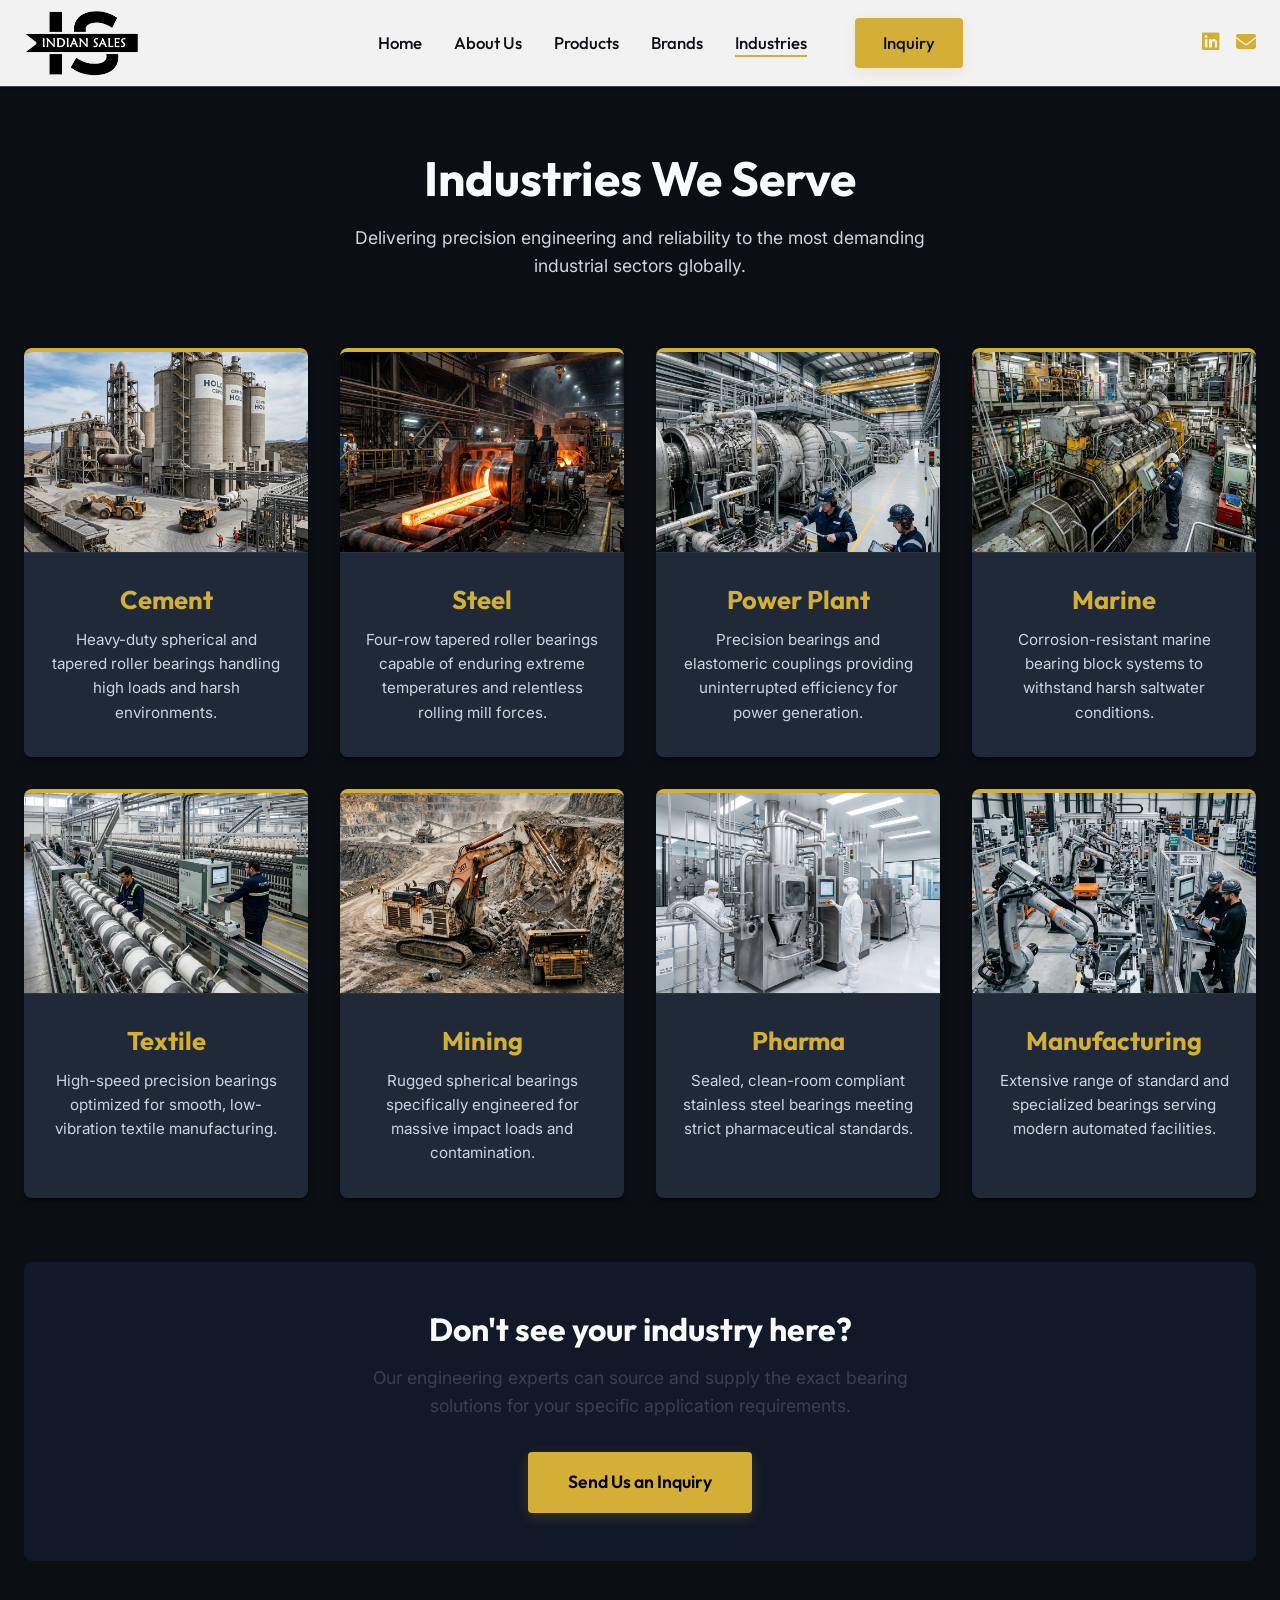
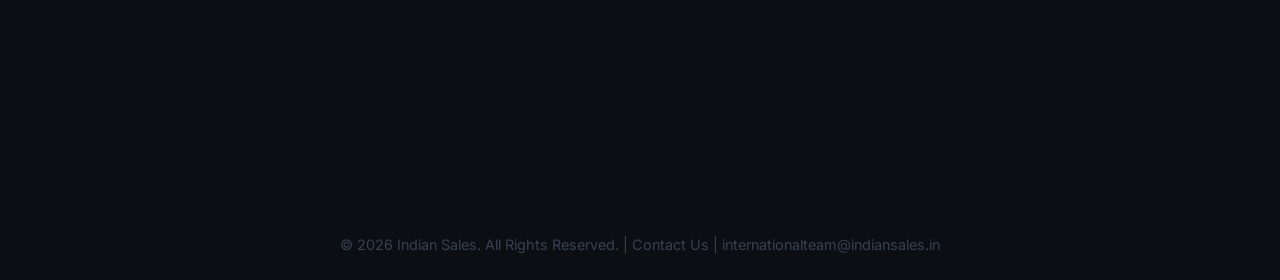
<file: industries.html>
<!DOCTYPE html>
<html lang="en">
<head>
    <meta charset="UTF-8">
    <meta name="viewport" content="width=device-width, initial-scale=1.0">
    <title>Industries We Serve | Indian Sales</title>
    <link rel="stylesheet" href="https://cdnjs.cloudflare.com/ajax/libs/font-awesome/6.4.0/css/all.min.css">
    <link rel="stylesheet" href="./css/variables.css">
    <link rel="stylesheet" href="./css/styles.css">
</head>
<body>

    <!-- Header -->
    <header class="header">
        <div class="container nav-container">
            <a href="index.html" class="logo">
                <img src="./logo.png" alt="Indian Sales" onerror="this.src='https://placehold.co/150x50/0A192F/FFF?text=Indian+Sales'">
            </a>
            <nav>
                <ul class="nav-links">
                    <li><a href="index.html" class="nav-link">Home</a></li>
                    <li><a href="about.html" class="nav-link">About Us</a></li>
                    <li><a href="products.html" class="nav-link">Products</a></li>
                    <li><a href="brands.html" class="nav-link">Brands</a></li>
                    <li><a href="industries.html" class="nav-link active">Industries</a></li>
                    <li><a href="contact.html" class="nav-link btn btn-primary text-white" style="margin-left: 1rem;">Inquiry</a></li>
                </ul>
            </nav>
            <div style="display: flex; align-items: center; gap: var(--space-md);">
                <a href="https://www.linkedin.com/company/indian-sales/" target="_blank" class="nav-link" aria-label="LinkedIn"><i class="fa-brands fa-linkedin text-secondary" style="font-size: 1.25rem;"></i></a>
                <a href="mailto:internationalteam@indiansales.in" class="nav-link" aria-label="Email"><i class="fa-solid fa-envelope text-secondary" style="font-size: 1.25rem;"></i></a>
                <button class="mobile-menu-btn"><i class="fa-solid fa-bars"></i></button>
            </div>
        </div>
    </header>

    <!-- Removed Floating WhatsApp -->

    <section class="section" style="padding-top: 150px; padding-bottom: 20px; background-color: var(--color-primary); text-align: center;">
        <div class="container">
            <h1 style="font-size: 3rem; margin-bottom: 1rem;">Industries We Serve</h1>
            <p style="color: var(--color-steel); max-width: 600px; margin: 0 auto; font-size: 1.1rem;">Delivering precision engineering and reliability to the most demanding industrial sectors globally.</p>
        </div>
    </section>

    <!-- Content -->
    <section class="section" style="padding-top: 3rem;">
        <div class="container">
            <div style="display: grid; grid-template-columns: repeat(auto-fit, minmax(280px, 1fr)); gap: 2rem;">
                
                <div style="background: var(--color-card-bg); border-radius: 8px; overflow: hidden; text-align: center; box-shadow: var(--shadow-md); transition: transform var(--transition-normal); border-top: 4px solid var(--color-secondary);">
                    <img src="./assets/industry_cement_1777100566227.png" alt="Cement Industry" style="width: 100%; height: 200px; object-fit: cover;">
                    <div style="padding: 1.5rem;">
                        <h3 class="text-primary" style="font-size: 1.5rem; margin-bottom: 1rem;">Cement</h3>
                        <p style="color: var(--color-steel); font-size: 0.95rem;">Heavy-duty spherical and tapered roller bearings handling high loads and harsh environments.</p>
                    </div>
                </div>

                <div style="background: var(--color-card-bg); border-radius: 8px; overflow: hidden; text-align: center; box-shadow: var(--shadow-md); transition: transform var(--transition-normal); border-top: 4px solid var(--color-secondary);">
                    <img src="./assets/industry_steel_1777100579915.png" alt="Steel Industry" style="width: 100%; height: 200px; object-fit: cover;">
                    <div style="padding: 1.5rem;">
                        <h3 class="text-primary" style="font-size: 1.5rem; margin-bottom: 1rem;">Steel</h3>
                        <p style="color: var(--color-steel); font-size: 0.95rem;">Four-row tapered roller bearings capable of enduring extreme temperatures and relentless rolling mill forces.</p>
                    </div>
                </div>

                <div style="background: var(--color-card-bg); border-radius: 8px; overflow: hidden; text-align: center; box-shadow: var(--shadow-md); transition: transform var(--transition-normal); border-top: 4px solid var(--color-secondary);">
                    <img src="./assets/industry_power_1777100597790.png" alt="Power Plant" style="width: 100%; height: 200px; object-fit: cover;">
                    <div style="padding: 1.5rem;">
                        <h3 class="text-primary" style="font-size: 1.5rem; margin-bottom: 1rem;">Power Plant</h3>
                        <p style="color: var(--color-steel); font-size: 0.95rem;">Precision bearings and elastomeric couplings providing uninterrupted efficiency for power generation.</p>
                    </div>
                </div>

                <div style="background: var(--color-card-bg); border-radius: 8px; overflow: hidden; text-align: center; box-shadow: var(--shadow-md); transition: transform var(--transition-normal); border-top: 4px solid var(--color-secondary);">
                    <img src="./assets/industry_marine_1777100618930.png" alt="Marine Industry" style="width: 100%; height: 200px; object-fit: cover;">
                    <div style="padding: 1.5rem;">
                        <h3 class="text-primary" style="font-size: 1.5rem; margin-bottom: 1rem;">Marine</h3>
                        <p style="color: var(--color-steel); font-size: 0.95rem;">Corrosion-resistant marine bearing block systems to withstand harsh saltwater conditions.</p>
                    </div>
                </div>

                <div style="background: var(--color-card-bg); border-radius: 8px; overflow: hidden; text-align: center; box-shadow: var(--shadow-md); transition: transform var(--transition-normal); border-top: 4px solid var(--color-secondary);">
                    <img src="./assets/industry_textile_1777100647362.png" alt="Textile Industry" style="width: 100%; height: 200px; object-fit: cover;">
                    <div style="padding: 1.5rem;">
                        <h3 class="text-primary" style="font-size: 1.5rem; margin-bottom: 1rem;">Textile</h3>
                        <p style="color: var(--color-steel); font-size: 0.95rem;">High-speed precision bearings optimized for smooth, low-vibration textile manufacturing.</p>
                    </div>
                </div>

                <div style="background: var(--color-card-bg); border-radius: 8px; overflow: hidden; text-align: center; box-shadow: var(--shadow-md); transition: transform var(--transition-normal); border-top: 4px solid var(--color-secondary);">
                    <img src="./assets/industry_mining_1777100668687.png" alt="Mining Industry" style="width: 100%; height: 200px; object-fit: cover;">
                    <div style="padding: 1.5rem;">
                        <h3 class="text-primary" style="font-size: 1.5rem; margin-bottom: 1rem;">Mining</h3>
                        <p style="color: var(--color-steel); font-size: 0.95rem;">Rugged spherical bearings specifically engineered for massive impact loads and contamination.</p>
                    </div>
                </div>

                <div style="background: var(--color-card-bg); border-radius: 8px; overflow: hidden; text-align: center; box-shadow: var(--shadow-md); transition: transform var(--transition-normal); border-top: 4px solid var(--color-secondary);">
                    <img src="./assets/industry_pharma_1777100685715.png" alt="Pharma Industry" style="width: 100%; height: 200px; object-fit: cover;">
                    <div style="padding: 1.5rem;">
                        <h3 class="text-primary" style="font-size: 1.5rem; margin-bottom: 1rem;">Pharma</h3>
                        <p style="color: var(--color-steel); font-size: 0.95rem;">Sealed, clean-room compliant stainless steel bearings meeting strict pharmaceutical standards.</p>
                    </div>
                </div>

                <div style="background: var(--color-card-bg); border-radius: 8px; overflow: hidden; text-align: center; box-shadow: var(--shadow-md); transition: transform var(--transition-normal); border-top: 4px solid var(--color-secondary);">
                    <img src="./assets/industry_manufacturing_1777100703902.png" alt="Manufacturing Industry" style="width: 100%; height: 200px; object-fit: cover;">
                    <div style="padding: 1.5rem;">
                        <h3 class="text-primary" style="font-size: 1.5rem; margin-bottom: 1rem;">Manufacturing</h3>
                        <p style="color: var(--color-steel); font-size: 0.95rem;">Extensive range of standard and specialized bearings serving modern automated facilities.</p>
                    </div>
                </div>

            </div>
            
            <!-- Call to action -->
            <div style="margin-top: 4rem; text-align: center; background: var(--color-primary-light); padding: 3rem; border-radius: 8px;">
                <h3 style="font-size: 2rem; margin-bottom: 1rem;">Don't see your industry here?</h3>
                <p style="font-size: 1.1rem; color: var(--color-gray-200); margin-bottom: 2rem; max-width: 600px; margin-inline: auto;">Our engineering experts can source and supply the exact bearing solutions for your specific application requirements.</p>
                <a href="contact.html" class="btn btn-primary" style="font-size: 1.1rem; padding: 1rem 2.5rem;">Send Us an Inquiry</a>
            </div>
        </div>
    </section>

    <!-- Footer -->
    <footer class="footer">
        <div class="container">
            <div class="footer-bottom" style="padding-top: 1rem; border: none;">
                <p>&copy; 2026 Indian Sales. All Rights Reserved. | <a href="contact.html">Contact Us</a> | <a href="mailto:internationalteam@indiansales.in">internationalteam@indiansales.in</a></p>
            </div>
        </div>
    </footer>

    <script src="./js/script.js"></script>
</body>
</html>
</file>
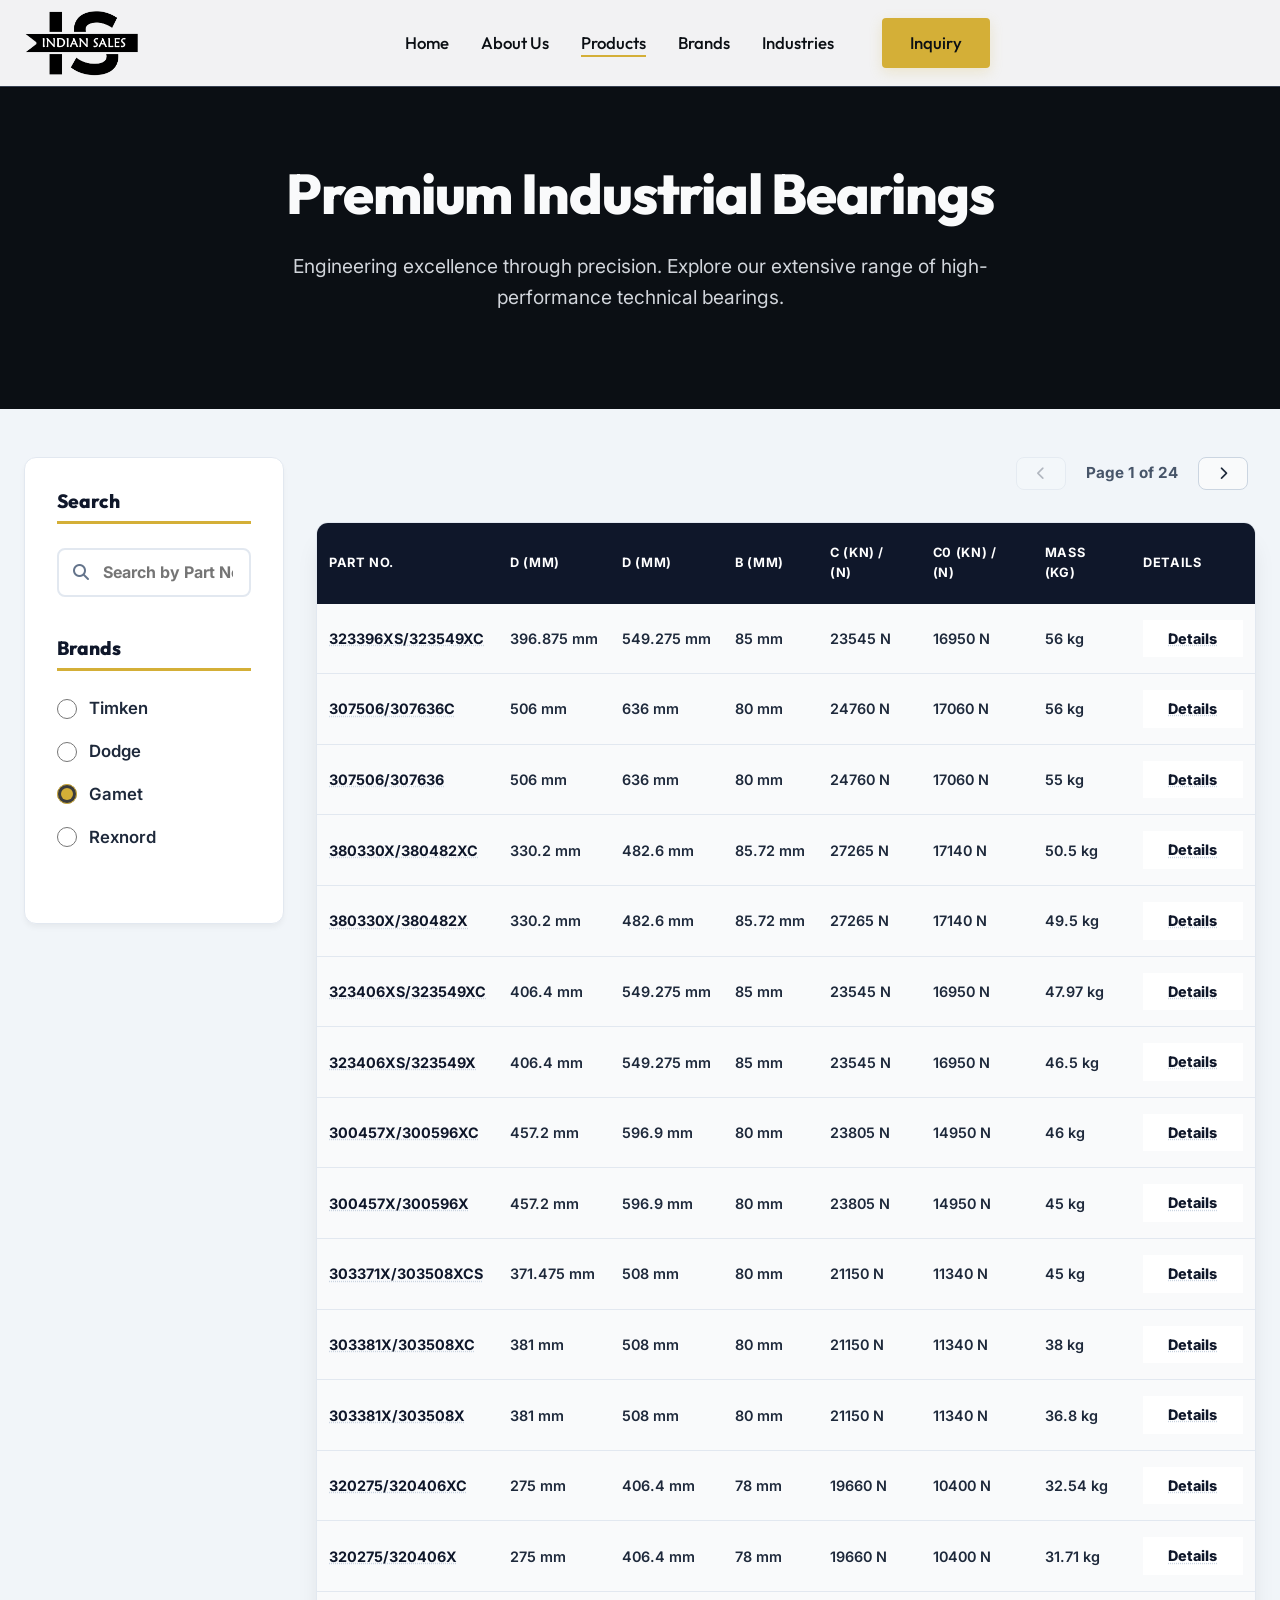
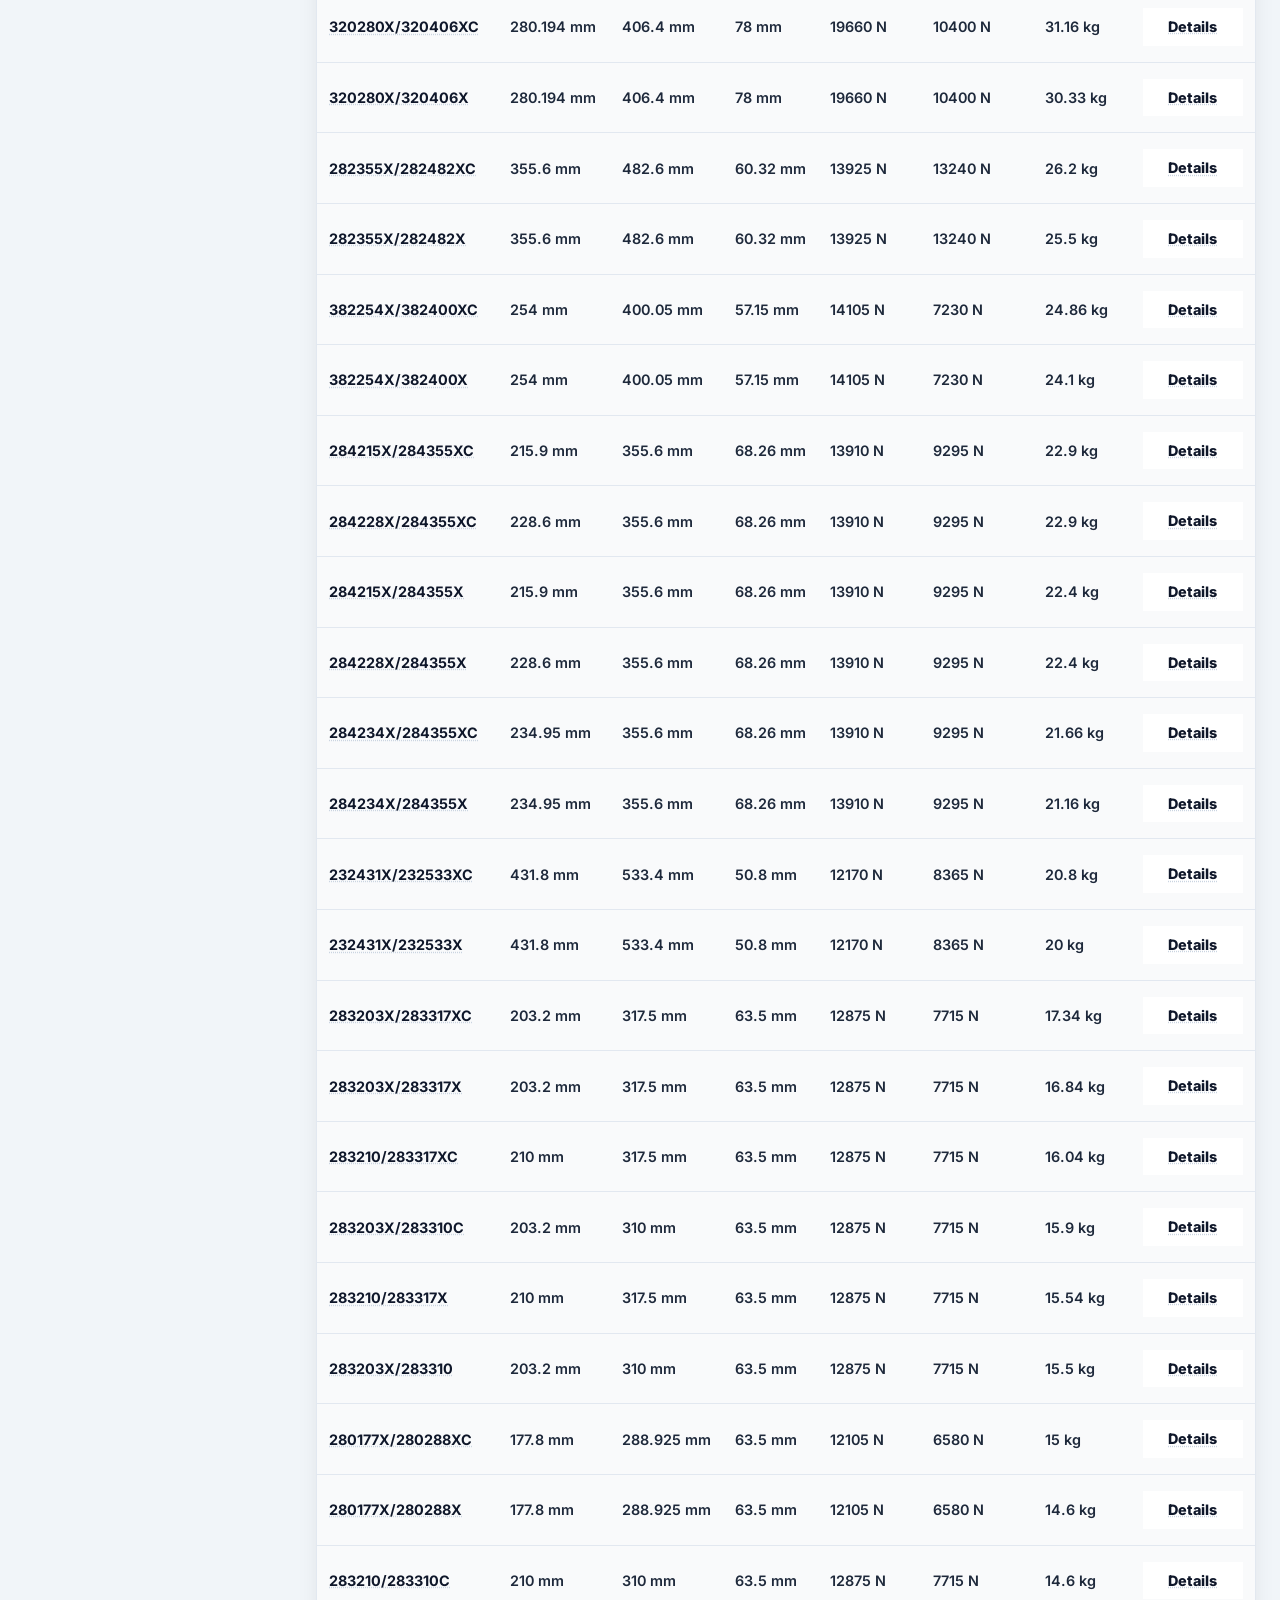
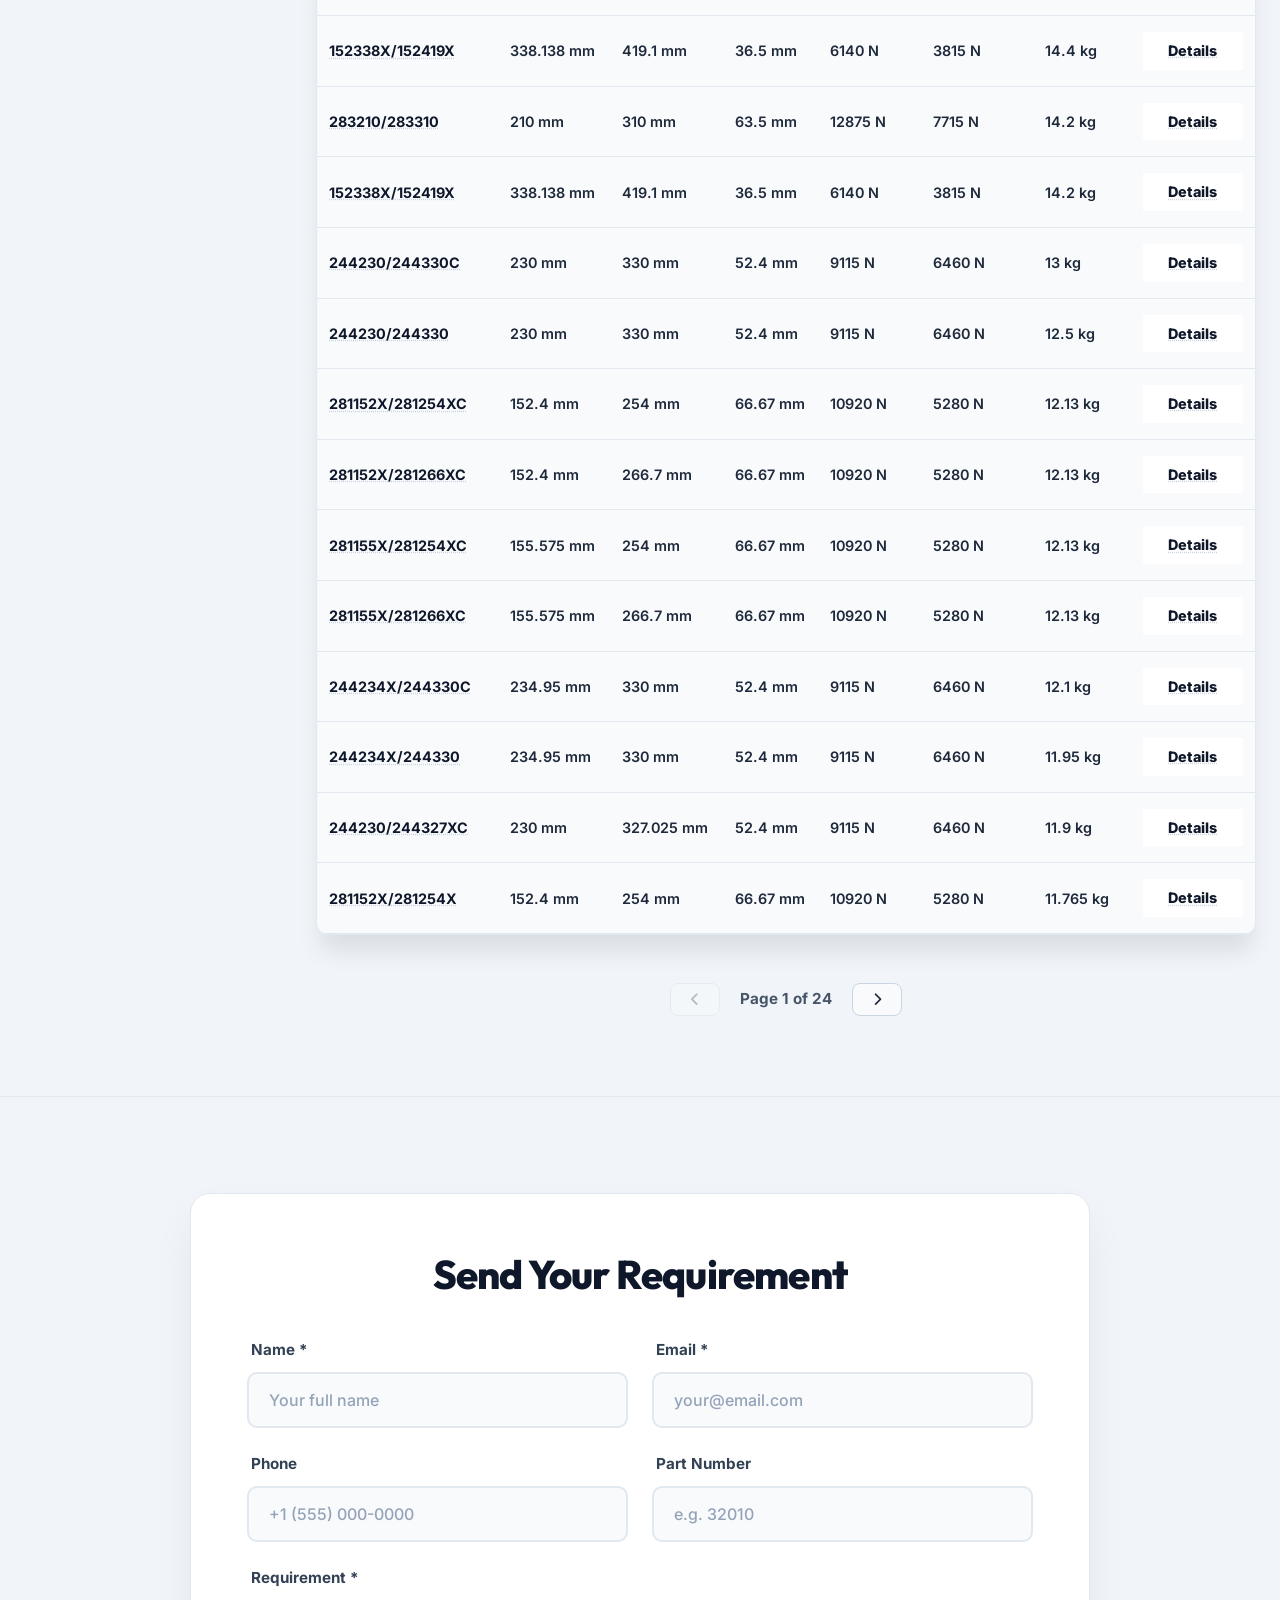
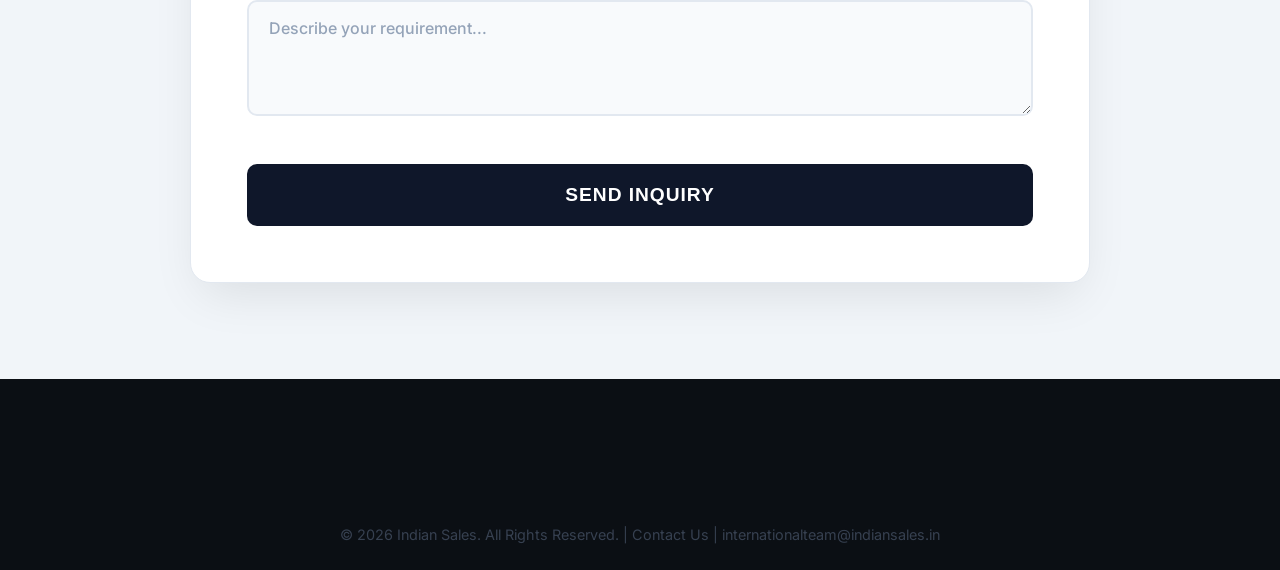
<file: products.html>
<!DOCTYPE html>
<html lang="en">
<head>
    <meta charset="UTF-8">
    <meta name="viewport" content="width=device-width, initial-scale=1.0">
    <title>Premium Industrial Bearings | Indian Sales</title>
    <link rel="stylesheet" href="https://cdnjs.cloudflare.com/ajax/libs/font-awesome/6.4.0/css/all.min.css">
    <link rel="stylesheet" href="./css/variables.css">
    <link rel="stylesheet" href="./css/styles.css">
    <link rel="stylesheet" href="./css/catalog.css">
</head>
<body>

    <!-- Header -->
    <header class="header">
        <div class="container nav-container">
            <a href="index.html" class="logo">
                <img src="./logo.png" alt="Indian Sales" onerror="this.src='https://placehold.co/150x50/0A192F/FFF?text=Indian+Sales'">
            </a>
            <nav>
                <ul class="nav-links">
                    <li><a href="index.html" class="nav-link">Home</a></li>
                    <li><a href="about.html" class="nav-link">About Us</a></li>
                    <li><a href="products.html" class="nav-link active">Products</a></li>
                    <li><a href="brands.html" class="nav-link">Brands</a></li>
                    <li><a href="industries.html" class="nav-link">Industries</a></li>
                    <li><a href="contact.html" class="nav-link btn btn-primary text-white" style="margin-left: 1rem;">Inquiry</a></li>
                </ul>
            </nav>
            <div style="display: flex; align-items: center; gap: var(--space-md);">
                <button class="mobile-menu-btn"><i class="fa-solid fa-bars"></i></button>
            </div>
        </div>
    </header>

    <main id="main-content">
        <!-- Hero Section -->
        <section class="catalog-hero">
            <div class="container">
                <h1 style="font-size: 3.5rem;">Premium Industrial Bearings</h1>
                <p>Engineering excellence through precision. Explore our extensive range of high-performance technical bearings.</p>
            </div>
        </section>

        <!-- Catalog Content (2-Column Layout) -->
        <section class="catalog-content">
            <div class="container">
                <div class="catalog-grid">
                    
                    <!-- Left Column: Filters -->
                    <aside class="filter-panel">
                        <div class="filter-section">
                            <h4 class="filter-title">Search</h4>
                            <div class="filter-search-box">
                                <i class="fa-solid fa-search"></i>
                                <input type="text" id="searchInput" placeholder="Search by Part No, Name, Dimensions...">
                            </div>
                        </div>

                        <div class="filter-section">
                            <h4 class="filter-title">Brands</h4>
                            <div class="brand-options">
                                <label class="brand-item">
                                    <input type="radio" name="brand" value="Timken">
                                    <span>Timken</span>
                                </label>
                                <label class="brand-item">
                                    <input type="radio" name="brand" value="Dodge">
                                    <span>Dodge</span>
                                </label>
                                <label class="brand-item">
                                    <input type="radio" name="brand" value="Gamet" checked>
                                    <span>Gamet</span>
                                </label>
                                <label class="brand-item">
                                    <input type="radio" name="brand" value="Rexnord">
                                    <span>Rexnord</span>
                                </label>
                            </div>
                        </div>
                    </aside>

                    <!-- Right Column: Table Results -->
                    <div class="results-panel">
                        <div class="catalog-header" style="justify-content: flex-end;">
                            <div class="result-info" style="display: none;">
                                <span id="resultCount">0</span> bearings found
                            </div>
                            <div class="pagination-top pagination-controls">
                                <!-- Pagination JS -->
                            </div>
                        </div>

                        <div class="table-container">
                            <table class="premium-table" id="catalogTable">
                                <thead>
                                    <tr>
                                        <th>PART NO.</th>
                                        <th>D (MM)</th>
                                        <th>D (MM)</th>
                                        <th>B (MM)</th>
                                        <th>C (KN) / (N)</th>
                                        <th>C0 (KN) / (N)</th>
                                        <th>MASS (KG)</th>
                                        <th>DETAILS</th>

                                    </tr>
                                </thead>
                                <tbody id="catalogTbody">
                                    <!-- Rows JS -->
                                </tbody>
                            </table>
                        </div>

                        <div class="pagination-bottom pagination-controls">
                            <!-- Pagination JS -->
                        </div>
                    </div>

                </div>
            </div>
        </section>
    </main>

    <!-- Send Your Requirement Section -->
    <section class="requirement-section">
        <div class="container">
            <div class="requirement-container">
                <h2 class="requirement-title">Send Your Requirement</h2>
                <form id="requirementForm" class="requirement-form">
                    <div class="form-group">
                        <label for="reqName">Name *</label>
                        <input type="text" id="reqName" required placeholder="Your full name">
                    </div>
                    <div class="form-group">
                        <label for="reqEmail">Email *</label>
                        <input type="email" id="reqEmail" required placeholder="your@email.com">
                    </div>
                    <div class="form-group">
                        <label for="reqPhone">Phone</label>
                        <input type="tel" id="reqPhone" placeholder="+1 (555) 000-0000">
                    </div>
                    <div class="form-group">
                        <label for="reqPartNo">Part Number</label>
                        <input type="text" id="reqPartNo" placeholder="e.g. 32010">
                    </div>
                    <div class="form-group full-width">
                        <label for="reqRequirement">Requirement *</label>
                        <textarea id="reqRequirement" rows="4" required placeholder="Describe your requirement..."></textarea>
                    </div>
                    <button type="submit" class="btn-send-inquiry">Send Inquiry</button>
                </form>
            </div>
        </div>
    </section>

    <script>
        document.getElementById('requirementForm').addEventListener('submit', function(e) {
            e.preventDefault();
            const name = document.getElementById('reqName').value;
            const email = document.getElementById('reqEmail').value;
            const phone = document.getElementById('reqPhone').value;
            const partNo = document.getElementById('reqPartNo').value;
            const requirement = document.getElementById('reqRequirement').value;

            const subject = `New Requirement: ${partNo || 'Inquiry'} from ${name}`;
            const body = `Name: ${name}\nEmail: ${email}\nPhone: ${phone}\nPart Number: ${partNo}\n\nRequirement:\n${requirement}`;
            
            const mailtoLink = `mailto:internationalteam@indiansales.in?subject=${encodeURIComponent(subject)}&body=${encodeURIComponent(body)}`;
            window.location.href = mailtoLink;
        });
    </script>

    <!-- Details Modal -->
    <div class="modal-overlay" id="detailsModal">
        <div class="modal-content">
            <div class="modal-header">
                <h2 id="modalPartNo">Part No.</h2>
                <button class="modal-close" id="closeModalBtn"><i class="fa-solid fa-times"></i></button>
            </div>
            <div class="modal-body">
                <div class="modal-section">
                    <span class="modal-section-title">Product Type</span>
                    <div class="modal-product-type" id="modalType">Double Row TRB (Metric) — Metric Double Row TRB</div>
                </div>

                <div class="modal-section">
                    <span class="modal-section-title">Dimensions</span>
                    <ul class="modal-spec-list">
                        <li class="modal-spec-item">
                            <span class="modal-spec-label">Bore diameter (d)</span>
                            <span class="modal-spec-value"><span id="modalBore">--</span> mm</span>
                        </li>
                        <li class="modal-spec-item">
                            <span class="modal-spec-label">Outside diameter (D)</span>
                            <span class="modal-spec-value"><span id="modalOd">--</span> mm</span>
                        </li>
                        <li class="modal-spec-item">
                            <span class="modal-spec-label">Width / T (B)</span>
                            <span class="modal-spec-value"><span id="modalWidth">--</span> mm</span>
                        </li>
                        <li class="modal-spec-item">
                            <span class="modal-spec-label">Mass (approx)</span>
                            <span class="modal-spec-value"><span id="modalMass">--</span> kg</span>
                        </li>
                    </ul>
                </div>

                <div class="modal-section">
                    <span class="modal-section-title">Load Ratings</span>
                    <ul class="modal-spec-list">
                        <li class="modal-spec-item">
                            <span class="modal-spec-label">Basic dynamic load rating (C)</span>
                            <span class="modal-spec-value"><span id="modalCLoad">--</span> N</span>
                        </li>
                        <li class="modal-spec-item">
                            <span class="modal-spec-label">Basic static load rating (C0)</span>
                            <span class="modal-spec-value"><span id="modalC0Load">--</span> N</span>
                        </li>
                    </ul>
                </div>

                <div class="modal-section">
                    <span class="modal-section-title">Cross-Reference / Brand Equivalents</span>
                    <p class="modal-cross-ref">Contact Indian Sales for specific interchange details.</p>
                </div>
            </div>
            <div class="modal-footer">
                <a href="contact.html" class="btn btn-primary-modal">Request Quote</a>
            </div>



        </div>
    </div>

    <!-- Footer -->
    <footer class="footer">
        <div class="container">
            <div class="footer-bottom" style="padding-top: 1rem; border: none;">
                <p>&copy; 2026 Indian Sales. All Rights Reserved. | <a href="contact.html">Contact Us</a> | <a href="mailto:internationalteam@indiansales.in">internationalteam@indiansales.in</a></p>
            </div>
        </div>
    </footer>

    <script src="./js/script.js"></script>
    <script src="./js/catalog.js"></script>
</body>
</html>
</file>
<file: css/variables.css>
:root {
  /* Dark Theme Only (Gold Accents) */
  --color-primary: #0B0F14; /* Main Background */
  --color-primary-light: #111827; /* Secondary Sections */
  --color-secondary: #D4AF37; /* Gold Accent */
  
  --color-white: #F9FAFB; /* Pure White / Soft White */
  --color-card-bg: #1F2937; /* Card Backgrounds */
  --color-gray-50: #111827;
  --color-gray-100: #1F2937;
  --color-gray-200: #374151;
  --color-gray-600: #9CA3AF; /* Secondary Text */
  
  --color-steel: #D1D5DB; /* Body Text */
  --color-steel-dark: #F9FAFB; /* Headings / Soft White */
  --color-dark: #000000;
  
  --color-muted: #9CA3AF;
  --color-disabled: #6B7280;

  /* Typography */
  --font-primary: 'Outfit', sans-serif;
  --font-secondary: 'Inter', sans-serif;

  /* Spacing */
  --space-xs: 0.25rem;
  --space-sm: 0.5rem;
  --space-md: 1rem;
  --space-lg: 1.5rem;
  --space-xl: 2rem;
  --space-2xl: 3rem;
  --space-3xl: 5rem;
  --space-4xl: 8rem;

  /* Shadows */
  --shadow-sm: 0 1px 2px 0 rgba(0, 0, 0, 0.3);
  --shadow-md: 0 4px 6px -1px rgba(0, 0, 0, 0.5), 0 2px 4px -1px rgba(0, 0, 0, 0.4);
  --shadow-lg: 0 10px 15px -3px rgba(0, 0, 0, 0.5), 0 4px 6px -2px rgba(0, 0, 0, 0.4);
  --shadow-xl: 0 20px 25px -5px rgba(0, 0, 0, 0.6), 0 10px 10px -5px rgba(0, 0, 0, 0.5);
  
  /* Glassmorphism */
  --glass-bg: rgba(11, 15, 20, 0.85);
  --glass-border: rgba(255, 255, 255, 0.05);
  --glass-blur: blur(10px);

  /* Transitions */
  --transition-fast: 0.2s ease;
  --transition-normal: 0.3s ease;
  --transition-slow: 0.5s ease-in-out;
}
</file>
<file: css/styles.css>
@import url('https://fonts.googleapis.com/css2?family=Inter:wght@300;400;500;600&family=Outfit:wght@400;500;600;700;800&display=swap');
@import './variables.css';

/* Reset & Base */
*, *::before, *::after {
  box-sizing: border-box;
  margin: 0;
  padding: 0;
}

html {
  scroll-behavior: smooth;
}

body {
  font-family: var(--font-secondary);
  color: var(--color-steel);
  background-color: var(--color-primary);
  line-height: 1.6;
  overflow-x: hidden;
}

h1, h2, h3, h4, h5, h6 {
  font-family: var(--font-primary);
  font-weight: 700;
  color: var(--color-steel-dark);
  line-height: 1.2;
}

a {
  text-decoration: none;
  color: inherit;
  transition: color var(--transition-normal);
}

ul {
  list-style: none;
}

img {
  max-width: 100%;
  height: auto;
  display: block;
}

.container {
  width: 100%;
  max-width: 1280px;
  margin: 0 auto;
  padding: 0 var(--space-lg);
}

/* Typography Utilities */
.text-center { text-align: center; }
.text-primary { color: var(--color-steel-dark); }
.text-secondary { color: var(--color-secondary); }
.text-white { color: var(--color-steel-dark); }
.font-primary { font-family: var(--font-primary); }

/* Buttons */
.btn {
  display: inline-flex;
  align-items: center;
  justify-content: center;
  padding: 0.75rem 1.75rem;
  font-family: var(--font-primary);
  font-weight: 600;
  border-radius: 4px;
  cursor: pointer;
  transition: all var(--transition-normal);
  border: none;
  font-size: 1rem;
}

.btn-primary {
  background-color: var(--color-secondary);
  color: var(--color-dark);
  box-shadow: 0 4px 14px 0 rgba(212, 175, 55, 0.2);
}

.btn-primary:hover {
  background-color: #FACC15;
  transform: translateY(-2px);
  box-shadow: 0 6px 20px rgba(212, 175, 55, 0.4);
  color: var(--color-dark);
}

.btn-outline {
  background-color: transparent;
  color: var(--color-secondary);
  border: 2px solid var(--color-secondary);
}

.btn-outline:hover {
  background-color: var(--color-secondary);
  color: var(--color-dark);
}

/* Premium Header / Navigation */
.header {
  position: fixed;
  top: 0;
  left: 0;
  width: 100%;
  z-index: 1000;
  background: rgba(255, 255, 255, 0.95);
  backdrop-filter: var(--glass-blur);
  -webkit-backdrop-filter: var(--glass-blur);
  border-bottom: 1px solid var(--color-gray-200);
  transition: all var(--transition-normal);
  padding: var(--space-sm) 0;
  box-shadow: var(--shadow-sm);
}



.nav-container {
  display: flex;
  justify-content: space-between;
  align-items: center;
}

.logo {
  display: flex;
  align-items: center;
  gap: var(--space-sm);
}

.logo img {
  height: 70px; /* Increased for prominence */
  width: auto;
}

/* Nav Links */
.nav-links {
  display: flex;
  gap: var(--space-xl);
  align-items: center;
}

.nav-link {
  font-family: var(--font-primary);
  font-weight: 500;
  color: var(--color-primary);
  position: relative;
  font-size: 1.05rem;
}

.nav-link::after {
  content: '';
  position: absolute;
  width: 0;
  height: 2px;
  bottom: -4px;
  left: 0;
  background-color: var(--color-secondary);
  transition: width var(--transition-fast);
}

.nav-link:hover::after,
.nav-link.active::after {
  width: 100%;
}

.nav-link:hover {
  color: #FACC15;
}

/* Mobile Menu Button */
.mobile-menu-btn {
  display: none;
  background: none;
  border: none;
  font-size: 1.5rem;
  color: var(--color-primary);
  cursor: pointer;
}

/* Removed theme toggle logic */

/* Hero Section */
.hero {
  position: relative;
  min-height: 100vh;
  display: flex;
  align-items: center;
  padding-top: 140px; /* Offset for header */
  padding-bottom: 60px;
  background-color: var(--color-primary);
  overflow: hidden;
}

.hero-bg {
  position: absolute;
  top: 0;
  left: 0;
  width: 100%;
  height: 100%;
  object-fit: cover;
  opacity: 0.3;
  z-index: 1;
}

.hero-content {
  position: relative;
  z-index: 2;
  color: var(--color-white);
  max-width: 800px;
}

.hero-subtitle {
  font-family: var(--font-secondary);
  font-weight: 700;
  font-size: 1rem;
  text-transform: uppercase;
  letter-spacing: 2px;
  color: var(--color-steel-dark);
  margin-bottom: var(--space-sm);
  display: block;
}

.hero h1 {
  color: var(--color-white);
  font-size: clamp(2.5rem, 5vw, 4.5rem);
  margin-bottom: var(--space-md);
}

.hero p {
  font-size: 1.125rem;
  margin-bottom: var(--space-xl);
  opacity: 0.9;
  max-width: 700px;
}

.hero-buttons {
  display: flex;
  gap: var(--space-md);
}

/* Sections */
.section {
  padding: var(--space-4xl) 0;
}

.section-bg-light {
  background-color: var(--color-primary-light);
}

.section-header {
  text-align: center;
  margin-bottom: var(--space-3xl);
  max-width: 800px;
  margin-inline: auto;
}

.section-title {
  font-size: 2.5rem;
  margin-bottom: var(--space-sm);
  position: relative;
  display: inline-block;
}

.section-title::after {
  content: '';
  position: absolute;
  bottom: -10px;
  left: 50%;
  transform: translateX(-50%);
  width: 60px;
  height: 4px;
  background-color: var(--color-secondary);
  border-radius: 2px;
}

.section-subtitle {
  color: var(--color-steel);
  font-size: 1.125rem;
  margin-top: var(--space-lg);
}

/* Trust Stats */
.trust-stats {
  padding: var(--space-2xl) 0;
  background-color: var(--color-gray-50);
  border-top: 1px solid var(--color-gray-200);
  border-bottom: 1px solid var(--color-gray-200);
}

.stats-grid {
  display: grid;
  grid-template-columns: repeat(auto-fit, minmax(200px, 1fr));
  gap: var(--space-xl);
  text-align: center;
}

.stat-item h3 {
  font-size: 3rem;
  color: var(--color-steel-dark);
  margin-bottom: var(--space-xs);
  font-weight: 300;
  font-family: var(--font-secondary);
}

.stat-item p {
  color: var(--color-secondary);
  font-family: var(--font-secondary);
  font-weight: 500;
  font-size: 1rem;
}

/* Footer */
.footer {
  background-color: var(--color-primary);
  color: var(--color-white);
  padding: var(--space-4xl) 0 var(--space-lg);
}

.footer-grid {
  display: grid;
  grid-template-columns: 2fr 1fr 1fr 1.5fr;
  gap: var(--space-2xl);
  margin-bottom: var(--space-3xl);
}

.footer-col h4 {
  color: var(--color-white);
  font-size: 1.25rem;
  margin-bottom: var(--space-lg);
  position: relative;
}

.footer-col h4::after {
  content: '';
  position: absolute;
  bottom: -8px;
  left: 0;
  width: 40px;
  height: 2px;
  background-color: var(--color-secondary);
}

.footer-col p {
  color: var(--color-gray-200);
  margin-bottom: var(--space-md);
}

.footer-links li {
  margin-bottom: var(--space-sm);
}

.footer-links a {
  color: var(--color-gray-200);
  transition: color var(--transition-fast);
}

.footer-links a:hover {
  color: #FACC15;
  padding-left: 5px;
}

.footer-contact li {
  display: flex;
  align-items: flex-start;
  gap: var(--space-sm);
  margin-bottom: var(--space-md);
  color: var(--color-gray-200);
}

.footer-contact i {
  color: var(--color-secondary);
  margin-top: 4px;
}

.footer-bottom {
  text-align: center;
  padding-top: var(--space-lg);
  border-top: 1px solid rgba(255,255,255,0.1);
  color: var(--color-gray-200);
  font-size: 0.9rem;
}

/* Premium Feature Highlights */
.feature-highlight-grid {
  display: grid;
  grid-template-columns: repeat(auto-fit, minmax(280px, 1fr));
  gap: var(--space-xl);
}

.feature-card {
  background: var(--color-card-bg);
  padding: var(--space-xl);
  border-radius: 8px;
  box-shadow: var(--shadow-sm);
  border-top: 4px solid var(--color-secondary);
  transition: transform var(--transition-normal), box-shadow var(--transition-normal);
  text-align: center;
}

.feature-card:hover {
  transform: translateY(-8px);
  box-shadow: var(--shadow-lg);
}

.feature-icon-wrapper {
  width: 70px;
  height: 70px;
  background: var(--color-gray-50);
  border-radius: 50%;
  display: inline-flex;
  align-items: center;
  justify-content: center;
  font-size: 2rem;
  color: var(--color-secondary);
  margin-bottom: var(--space-md);
  transition: background var(--transition-normal), color var(--transition-normal);
}

.feature-card:hover .feature-icon-wrapper {
  background: var(--color-secondary);
  color: var(--color-white);
}

/* Stats Counter Section */
.stats-counter-section {
  background-color: var(--color-primary);
  color: var(--color-white);
  padding: var(--space-4xl) 0;
  position: relative;
}

.stats-counter-grid {
  display: grid;
  grid-template-columns: repeat(auto-fit, minmax(200px, 1fr));
  gap: var(--space-2xl);
  text-align: center;
}

.stat-counter-item {
  position: relative;
}

.stat-number {
  font-family: var(--font-primary);
  font-size: 4rem;
  font-weight: 700;
  color: var(--color-secondary);
  margin-bottom: var(--space-xs);
  display: flex;
  align-items: center;
  justify-content: center;
}

.stat-number span {
  display: inline-block;
}

.stat-label {
  font-size: 1.1rem;
  font-weight: 500;
  text-transform: uppercase;
  letter-spacing: 1px;
  color: var(--color-gray-200);
}

/* Full Width Image Section */
.premium-image-section {
  width: 100%;
  height: 60vh;
  min-height: 400px;
  background-attachment: fixed;
  background-position: center;
  background-repeat: no-repeat;
  background-size: cover;
  display: flex;
  align-items: center;
  justify-content: center;
  position: relative;
}

.premium-image-section::before {
  content: '';
  position: absolute;
  top: 0; left: 0; right: 0; bottom: 0;
  background: rgba(10, 25, 47, 0.4);
}

/* ==========================================================================
   Product Catalog & Smart Features
   ========================================================================== */
.catalog-layout {
  display: grid;
  grid-template-columns: 280px 1fr;
  gap: var(--space-2xl);
  align-items: start;
}

.catalog-sidebar {
  background: var(--color-card-bg);
  padding: var(--space-lg);
  border-radius: 8px;
  box-shadow: var(--shadow-sm);
  border: 1px solid var(--color-gray-100);
}

.filter-group {
  margin-bottom: var(--space-lg);
}

.filter-group h4 {
  font-size: 1.1rem;
  margin-bottom: var(--space-sm);
  padding-bottom: var(--space-xs);
  border-bottom: 1px solid var(--color-gray-200);
}

.filter-item {
  display: flex;
  align-items: center;
  gap: var(--space-sm);
  margin-bottom: var(--space-xs);
  color: var(--color-steel);
  cursor: pointer;
  font-size: 0.95rem;
}

.search-bar {
  width: 100%;
  padding: 0.75rem 1rem;
  border: 1px solid var(--color-gray-200);
  border-radius: 4px;
  outline: none;
  font-family: var(--font-secondary);
  margin-bottom: var(--space-md);
  background-color: var(--color-gray-100);
  color: var(--color-steel-dark);
}

/* Forms & Inputs */
input, textarea, select {
  background-color: #1F2937;
  color: #F9FAFB;
  border: 1px solid var(--color-gray-200);
  padding: 0.75rem 1rem;
  border-radius: 4px;
  width: 100%;
  font-family: var(--font-secondary);
}

input[type="checkbox"], input[type="radio"] {
  width: auto;
  cursor: pointer;
}

/* --- Premium Animations & Dynamics --- */

@keyframes fadeInUp {
    from {
        opacity: 0;
        transform: translateY(20px);
    }
    to {
        opacity: 1;
        transform: translateY(0);
    }
}

@keyframes fadeInPage {
    from { opacity: 0; }
    to { opacity: 1; }
}

body {
    animation: fadeInPage 0.4s ease-out forwards;
}

/* Scroll Reveal Utility */
.reveal {
    opacity: 0;
    transform: translateY(30px);
    transition: all 0.7s cubic-bezier(0.2, 1, 0.3, 1);
    will-change: transform, opacity;
}

.reveal-left {
    opacity: 0;
    transform: translateX(-30px);
    transition: all 0.7s cubic-bezier(0.2, 1, 0.3, 1);
}

.reveal-right {
    opacity: 0;
    transform: translateX(30px);
    transition: all 0.7s cubic-bezier(0.2, 1, 0.3, 1);
}

.reveal-scale {
    opacity: 0;
    transform: scale(0.9);
    transition: all 0.7s cubic-bezier(0.2, 1, 0.3, 1);
}

.reveal.active, 
.reveal-left.active, 
.reveal-right.active, 
.reveal-scale.active {
    opacity: 1;
    transform: translate(0) scale(1);
}


/* Global Transitions */
a, button, .card, .btn, .nav-link {
    transition: all 0.3s cubic-bezier(0.4, 0, 0.2, 1);
}

/* Button & Link Interactions */
.btn:hover, .nav-link.btn:hover {
    transform: translateY(-3px) scale(1.02);
    box-shadow: 0 10px 20px rgba(0,0,0,0.2) !important;
}

.btn:active, .nav-link.btn:active {
    transform: translateY(-1px) scale(0.97);
}

/* Card Interaction Effects */
.feature-card, 
[style*="background: var(--color-card-bg)"],
[style*="background-color: var(--color-card-bg)"],
.stat-counter-item {
    transition: all 0.3s cubic-bezier(0.4, 0, 0.2, 1) !important;
}

.feature-card:hover,
[style*="background: var(--color-card-bg)"]:hover,
[style*="background-color: var(--color-card-bg)"]:hover,
.stat-counter-item:hover {
    transform: translateY(-8px);
    box-shadow: 0 15px 35px rgba(0,0,0,0.1) !important;
}

/* Image Dynamics */
img {
    transition: transform 0.5s cubic-bezier(0.2, 1, 0.3, 1);
}

.industry-card:hover img {
    transform: scale(1.08);
}

/* Industry Page Specials */
.industry-card {
    position: relative;
    overflow: hidden;
    cursor: pointer;
    border-radius: 8px;
}

.industry-card img {
    width: 100%;
    height: 100%;
    object-fit: cover;
}

.industry-card:hover img {
    transform: scale(1.08);
}

.industry-info {
    padding: 2rem 1.5rem !important;
    background: var(--color-card-bg) !important;
    border-top: 1px solid rgba(255, 255, 255, 0.05) !important;
    text-align: center !important;
    transition: background 0.3s ease !important;
}

.industry-card:hover .industry-info {
    background: #1e293b !important; /* Slightly lighter on hover */
}

.industry-info h3 {
    color: var(--color-secondary) !important;
    font-size: 1.6rem !important;
    margin-bottom: 0.75rem !important;
    font-weight: 700 !important;
}

.industry-info p {
    color: #cbd5e1 !important; /* Slate 300 for soft but clear text */
    font-size: 0.95rem !important;
    line-height: 1.6 !important;
    margin: 0 !important;
}

/* Header Interaction */
.header {
    transition: all 0.4s cubic-bezier(0.4, 0, 0.2, 1);
}

.header.scrolled {
    background: rgba(255, 255, 255, 0.9);
    backdrop-filter: blur(12px);
    padding: 0.5rem 0;
    box-shadow: 0 4px 30px rgba(0,0,0,0.1);
}

/* Modal Interaction Dynamics */
.modal-overlay {
  display: none;
  position: fixed;
  inset: 0;
  background: rgba(10, 25, 47, 0.85);
  z-index: 9999;
  align-items: center;
  justify-content: center;
  backdrop-filter: blur(8px);
  opacity: 0;
  transition: opacity 0.3s ease;
}

.modal-overlay.active {
  display: flex;
  opacity: 1;
}

.modal-content {
  background: var(--color-card-bg);
  width: 95%;
  max-width: 850px;
  max-height: 90vh;
  border-radius: 12px;
  overflow: hidden;
  position: relative;
  transform: scale(0.95) translateY(20px);
  opacity: 0;
  transition: all 0.4s cubic-bezier(0.34, 1.56, 0.64, 1);
  display: grid;
  grid-template-columns: 1fr 1fr;
  box-shadow: 0 25px 50px -12px rgba(0, 0, 0, 0.5);
}

.modal-overlay.active .modal-content {
  transform: scale(1) translateY(0);
  opacity: 1;
}

/* Form Interactions */
input, textarea, select {
    transition: all 0.3s cubic-bezier(0.4, 0, 0.2, 1) !important;
}

input:focus, textarea:focus, select:focus {
    transform: translateY(-2px);
    border-color: var(--color-secondary) !important;
    box-shadow: 0 4px 20px rgba(0,0,0,0.05), 0 0 0 4px rgba(212, 175, 55, 0.1) !important;
}

/* Specific Section Entrance */
.contact-form-wrapper {
    animation: fadeInUp 0.6s ease-out forwards;
}

.modal-close {
  position: absolute;
  top: 1.25rem;
  right: 1.25rem;
  background: var(--color-white);
  border: none;
  font-size: 1.25rem;
  color: var(--color-primary);
  cursor: pointer;
  z-index: 100;
  width: 36px;
  height: 36px;
  display: flex;
  align-items: center;
  justify-content: center;
  border-radius: 50%;
  box-shadow: 0 4px 12px rgba(0,0,0,0.1);
  transition: all 0.2s ease;
}

.modal-close:hover {
  background-color: var(--color-secondary);
  color: var(--color-white);
  transform: rotate(90deg);
}

.modal-image-col {
  background-color: var(--color-gray-50);
  padding: var(--space-2xl);
  display: flex;
  align-items: center;
  justify-content: center;
  border-right: 1px solid var(--color-gray-200);
}

.modal-info-col {
  padding: var(--space-2xl);
}

.technical-table {
  width: 100%;
  border-collapse: collapse;
  margin: var(--space-lg) 0;
  font-size: 0.95rem;
}

.technical-table th, .technical-table td {
  padding: 0.75rem;
  border-bottom: 1px solid var(--color-gray-200);
  text-align: left;
}

.technical-table th {
  color: var(--color-steel);
  font-weight: 500;
  width: 40%;
}

.technical-table td {
  color: var(--color-steel-dark);
  font-weight: 600;
}

/* Responsive */
@media (max-width: 992px) {
  .footer-grid {
    grid-template-columns: 1fr 1fr;
  }
  .catalog-layout {
    grid-template-columns: 1fr;
  }
  .modal-content {
    grid-template-columns: 1fr;
  }
}

@media (max-width: 768px) {
  .nav-links {
    position: fixed;
    top: 80px;
    left: -100%;
    width: 100%;
    height: calc(100vh - 80px);
    background-color: var(--color-primary);
    flex-direction: column;
    padding: var(--space-2xl) 0;
    transition: left var(--transition-normal);
    box-shadow: var(--shadow-md);
  }
  
  .nav-links.active {
    left: 0;
  }
  
  .mobile-menu-btn {
    display: block;
  }
  
  .footer-grid {
    grid-template-columns: 1fr;
  }
  
  .hero h1 {
    font-size: 2.5rem;
  }
}
</file>
<file: css/catalog.css>
/* Premium Catalog Styles inspired by GMY Solutions */

:root {
    --table-header-bg: #0A192F;
    --table-header-text: #FFFFFF;
    --table-row-hover: #F8FAFC;
    --table-border: #E2E8F0;
    --search-shadow: 0 4px 20px rgba(0, 0, 0, 0.05);
}

.catalog-content .container {
    max-width: 1400px;
}

/* Catalog Hero Section */
.catalog-hero {
    background-color: var(--color-primary);
    padding: 10rem 0 6rem; /* Increased top padding to clear fixed header */
    text-align: center;
    color: var(--color-white);
    position: relative;
    z-index: 1;
}

.catalog-hero h1 {
    font-size: 3.5rem;
    margin-bottom: 1.5rem;
    font-weight: 800;
    letter-spacing: -0.02em;
    color: var(--color-white);
}

.catalog-hero p {
    font-size: 1.2rem;
    color: var(--color-steel);
    max-width: 800px;
    margin: 0 auto;
    line-height: 1.6;
    opacity: 0.9;
}

/* 2-Column Grid Layout */
.catalog-grid {
    display: grid;
    grid-template-columns: 260px 1fr;
    gap: 2rem;
    align-items: start;
    margin-top: -2rem;
}

/* Filter Panel (Left Column) */
.filter-panel {
    background: #FFFFFF;
    padding: 2rem;
    border-radius: 12px;
    border: 1px solid #E2E8F0;
    position: sticky;
    top: 120px;
    box-shadow: 0 4px 6px -1px rgba(0, 0, 0, 0.05);
}

.filter-section {
    margin-bottom: 2.5rem;
}

.filter-search-box {
    position: relative;
    display: flex;
    align-items: center;
}

.filter-search-box i {
    position: absolute;
    left: 1rem;
    color: #64748B;
    z-index: 2;
}

.filter-search-box input {
    width: 100%;
    padding: 0.8rem 1rem 0.8rem 2.75rem;
    border: 2px solid #E2E8F0;
    border-radius: 8px;
    font-size: 1rem;
    outline: none;
    transition: all 0.2s;
    color: #0F172A !important;
    background-color: #FFFFFF !important;
    font-weight: 700;
}

.filter-search-box input:focus {
    border-color: var(--color-secondary);
    box-shadow: 0 0 0 4px rgba(212, 175, 55, 0.1);
}

.filter-title {
    font-size: 1.2rem;
    font-weight: 800;
    color: #0F172A; /* Deep Dark */
    margin-bottom: 1.5rem;
    padding-bottom: 0.5rem;
    border-bottom: 3px solid var(--color-secondary);
    display: block;
}

/* Brand Filter Items */
.brand-options {
    display: flex;
    flex-direction: column;
    gap: 1rem;
}

.brand-item {
    display: flex;
    align-items: center;
    gap: 0.75rem;
    cursor: pointer;
    font-weight: 600;
    color: #1E293B; /* High Contrast Dark Slate */
    font-size: 1.05rem;
    transition: all 0.2s;
}

.brand-item span {
    color: #1E293B; /* Ensure span text is also dark */
}

.brand-item:hover {
    color: var(--color-secondary);
}

.brand-item input[type="radio"] {
    width: 20px;
    height: 20px;
    accent-color: var(--color-secondary);
    cursor: pointer;
}

/* Results Panel (Right Column) */
.results-panel {
    min-width: 0;
}

/* Catalog Content Area */
.catalog-content {
    padding: 5rem 0;
    background-color: #F1F5F9; /* Slightly darker background for better card contrast */
}

.catalog-header {
    display: flex;
    justify-content: space-between;
    align-items: flex-end;
    margin-bottom: 2rem;
    padding: 0 0.5rem;
}

.result-info {
    font-size: 1.1rem;
    color: #334155;
    font-weight: 600;
}

.result-info span {
    color: var(--color-primary);
    font-weight: 800;
    font-size: 1.4rem;
}

/* Premium Table */
.table-container {
    background: var(--color-white);
    border-radius: 12px;
    box-shadow: 0 20px 25px -5px rgba(0, 0, 0, 0.1);
    overflow-x: auto;
    border: 1px solid #E2E8F0;
}

.premium-table {
    width: 100%;
    border-collapse: collapse;
    min-width: 850px;
}

.premium-table th {
    background-color: #0F172A;
    color: #FFFFFF;
    padding: 1.25rem 0.75rem;
    text-align: left;
    font-weight: 700;
    text-transform: uppercase;
    font-size: 0.8rem;
    letter-spacing: 0.05em;
}

.premium-table td {
    padding: 1rem 0.75rem;
    border-bottom: 1px solid #E2E8F0;
    color: #1E293B; /* High Contrast Dark Slate */
    font-size: 0.9rem;
    font-weight: 600;
    white-space: nowrap;
}

.premium-table td strong {
    color: #0F172A;
    font-weight: 700;
}

.premium-table tbody tr:hover {
    background-color: #F1F5F9;
}

.premium-table tbody tr {
    transition: all 0.2s ease-in-out;
}

.premium-table tbody tr:hover {
    background-color: var(--table-row-hover) !important;
    transform: scale(1.005);
    box-shadow: 0 4px 12px rgba(0,0,0,0.05);
    z-index: 2;
    position: relative;
}

/* Staggered Animation for Rows */
@keyframes rowReveal {
    from {
        opacity: 0;
        transform: translateY(10px);
    }
    to {
        opacity: 1;
        transform: translateY(0);
    }
}

.table-row-animate {
    animation: rowReveal 0.4s ease-out forwards;
    opacity: 0;
}

/* Skeleton Loader */
@keyframes skeletonLoading {
    0% { background-position: 100% 50%; }
    100% { background-position: 0% 50%; }
}

.skeleton-row td {
    background: linear-gradient(90deg, #f1f5f9 25%, #e2e8f0 50%, #f1f5f9 75%);
    background-size: 200% 100%;
    animation: skeletonLoading 1.5s infinite;
    height: 60px;
    border: none;
}


/* Action Buttons in Table */
.btn-quote {
    display: inline-block;
    padding: 0.5rem 1.5rem;
    background-color: #FFFFFF;
    color: #004b87;
    transition: all 0.3s cubic-bezier(0.4, 0, 0.2, 1);
    white-space: nowrap;
    text-decoration: none;
    line-height: 1.5;
    text-align: center;
    border: none;
    min-width: 100px;
}

.btn-quote:hover {
    background-color: #f0f7ff;
    border-color: #003366;
    color: #003366;
    transform: translateY(-2px);
    box-shadow: 0 4px 12px rgba(0, 75, 135, 0.15);
}

.btn-quote:active {
    transform: translateY(0);
}

.part-number-click {
    color: #0F172A;
    cursor: pointer;
    font-weight: 800;
    transition: all 0.2s;
    text-decoration: underline dotted #CBD5E1;
}

.part-number-click:hover {
    color: var(--color-secondary);
    text-decoration-color: var(--color-secondary);
}

/* Pagination */
.pagination-controls {
    display: flex;
    gap: 0.5rem;
    align-items: center;
}

.pagination-controls button {
    padding: 0.5rem 1.25rem;
    background: var(--color-white);
    border: 1px solid #CBD5E1;
    border-radius: 8px;
    font-weight: 700;
    color: #1E293B;
    cursor: pointer;
    transition: all 0.2s;
}

.pagination-controls button:hover:not(:disabled) {
    border-color: #0F172A;
    color: #FFFFFF;
    background: #0F172A;
}

.pagination-controls button:disabled {
    opacity: 0.3;
    cursor: not-allowed;
}

.pagination-info {
    font-size: 0.95rem;
    color: #475569;
    font-weight: 700;
    padding: 0 0.75rem;
}

.pagination-bottom {
    justify-content: center;
    margin-top: 3rem;
}

/* Modal Enhancements */
.modal-overlay {
    position: fixed;
    top: 0;
    left: 0;
    width: 100%;
    height: 100%;
    background: rgba(10, 25, 47, 0.85);
    backdrop-filter: blur(8px);
    display: none;
    align-items: center;
    justify-content: center;
    z-index: 10000;
}

.modal-overlay.show { display: flex; }

.modal-content {
    background: var(--color-white);
    width: 95%;
    max-width: 650px;
    max-height: 85vh;
    border-radius: 8px;

    box-shadow: 0 25px 50px -12px rgba(0, 0, 0, 0.5);
    overflow: hidden;
    display: flex;
    flex-direction: column;
    animation: modalEntrance 0.4s cubic-bezier(0.34, 1.56, 0.64, 1);
}

@keyframes modalEntrance {
    from { transform: scale(0.95) translateY(10px); opacity: 0; }
    to { transform: scale(1) translateY(0); opacity: 1; }
}

.modal-header {
    background: #FFFFFF;
    color: #000000;
    padding: 1.25rem 2rem;
    display: flex;
    justify-content: space-between;
    align-items: center;
    border-bottom: 1px solid #F1F5F9;

}

.modal-header h2 { font-size: 1.4rem; font-weight: 800; margin: 0; color: #000; }

.modal-body {
    padding: 2.5rem;
    overflow-y: auto;
    flex: 1;
}


.modal-close {
    background: none;
    border: none;
    color: #000000;

    font-size: 1.5rem;
    cursor: pointer;
    opacity: 0.7;
    transition: opacity 0.2s;
}

.modal-close:hover { opacity: 1; color: var(--color-secondary); }

.modal-body { padding: 1.5rem 2rem; }

.modal-section {
    margin-bottom: 1.5rem;
}


.modal-section-title {
    font-size: 0.75rem;
    font-weight: 800;
    text-transform: uppercase;
    letter-spacing: 0.1em;
    color: #64748B;
    margin-bottom: 1rem;
    display: block;
}

.modal-product-type {
    font-size: 1.15rem;
    font-weight: 800;
    color: #004b87; /* Royal Blue from screenshot */
    margin-bottom: 1rem;
}


.modal-spec-list {
    list-style: none;
    padding: 0;
}

.modal-spec-item {
    display: flex;
    justify-content: space-between;
    padding: 0.6rem 0;
    border-bottom: 1px solid #F1F5F9;

    font-size: 0.95rem;
}

.modal-spec-item:last-child {
    border-bottom: none;
}

.modal-spec-label {
    color: #64748B;
    font-weight: 500;
}

.modal-spec-value {
    color: #000000;
    font-weight: 800;
}

.modal-cross-ref {
    font-style: italic;
    color: #64748B;
    margin-top: 0.5rem;
    font-size: 0.95rem;
}

.modal-footer {
    padding: 1.25rem 2rem;
    background: #FFFFFF;
    display: flex;
    justify-content: flex-start;
    gap: 1.5rem;
    border-top: 1px solid #F1F5F9;
}


.btn-primary-modal {
    background-color: #003366;
    color: #FFFFFF;
    padding: 0.85rem 2rem;
    border: none;
    border-radius: 2px;
    font-weight: 800;
    cursor: pointer;
    text-decoration: none;
}

.btn-outline {
    background: transparent;
    border: 1px solid #004b87;
    color: #004b87;
    padding: 0.85rem 2rem;
    border-radius: 2px;
    font-weight: 500;
    cursor: pointer;
    transition: all 0.2s;
}


.btn-outline:hover {
    background: var(--color-primary);
    color: #FFFFFF;
}


/* --- Animation Keyframes --- */
@keyframes rowEntrance {
    from {
        opacity: 0;
        transform: translateY(10px);
    }
    to {
        opacity: 1;
        transform: translateY(0);
    }
}

@keyframes slideInLeft {
    from {
        opacity: 0;
        transform: translateX(-20px);
    }
    to {
        opacity: 1;
        transform: translateX(0);
    }
}

/* Page Load Animations */
.catalog-hero h1, .catalog-hero p {
    animation: fadeInUp 0.6s ease-out forwards;
}

.filter-panel {
    animation: slideInLeft 0.5s ease-out forwards;
}

/* Search Bar Dynamics */
.filter-search-box input {
    transition: all 0.3s cubic-bezier(0.4, 0, 0.2, 1);
}

.filter-search-box input:focus {
    transform: scale(1.02);
    border-color: var(--color-secondary);
    box-shadow: 0 0 0 4px rgba(212, 175, 55, 0.1), 0 4px 20px rgba(0,0,0,0.1);
}

/* Interactive Elements Interaction */
.brand-item {
    transition: all 0.2s ease;
    cursor: pointer;
}

.brand-item:hover {
    transform: translateX(5px);
    color: var(--color-secondary);
}

.premium-table tbody tr {
    transition: background 0.3s ease, transform 0.2s ease;
}

.premium-table tbody tr:hover {
    background-color: #f1f5f9;
}

.table-row-animate {
    animation: rowEntrance 0.4s ease-out forwards;
    opacity: 0;
}

/* Button Dynamics */
.btn-quote, .pagination-controls button, .modal-close {
    transition: all 0.3s cubic-bezier(0.4, 0, 0.2, 1);
}

.btn-quote:hover {
    transform: translateY(-3px) scale(1.02);
    box-shadow: 0 8px 20px rgba(0,0,0,0.15);
}

.btn-quote:active, .pagination-controls button:active {
    transform: translateY(-1px) scale(0.97);
}

/* Pagination Transition */
#catalog-tbody {
    transition: opacity 0.3s ease-in-out;
}

/* Responsive Adjustments */
@media (max-width: 1024px) {
    .catalog-grid {
        grid-template-columns: 1fr;
    }
    .filter-panel {
        position: static;
        margin-bottom: 2rem;
    }
}

@media (max-width: 768px) {
    .catalog-hero h1 { font-size: 2.5rem; }
    .spec-grid { grid-template-columns: 1fr; gap: 2rem; }
    .modal-footer { flex-direction: column; }
    .modal-footer .btn { width: 100%; text-align: center; }
}



/* Requirement Section */
.requirement-section {
    padding: 6rem 0;
    background-color: #F1F5F9;
    border-top: 1px solid #E2E8F0;
}

.requirement-container {
    max-width: 900px;
    margin: 0 auto;
    padding: 3.5rem;
    background: #FFFFFF;
    border-radius: 20px;
    box-shadow: 0 20px 50px -12px rgba(0, 0, 0, 0.1);
    border: 1px solid #E2E8F0;
}

.requirement-title {
    font-size: 2.5rem;
    font-weight: 800;
    color: #0F172A;
    margin-bottom: 2.5rem;
    text-align: center;
    letter-spacing: -0.02em;
}

.requirement-form {
    display: grid;
    grid-template-columns: 1fr 1fr;
    gap: 1.5rem;
}

.form-group {
    display: flex;
    flex-direction: column;
    gap: 0.6rem;
}

.form-group.full-width {
    grid-column: span 2;
}

.form-group label {
    font-weight: 700;
    color: #334155;
    font-size: 0.95rem;
    padding-left: 0.25rem;
}

.form-group input, .form-group textarea {
    padding: 1rem 1.25rem;
    border: 2px solid #E2E8F0;
    border-radius: 10px;
    font-size: 1rem;
    transition: all 0.3s cubic-bezier(0.4, 0, 0.2, 1);
    background-color: #F8FAFC;
    color: #0F172A;
    font-weight: 500;
}

.form-group input::placeholder, .form-group textarea::placeholder {
    color: #94A3B8;
}

.form-group input:focus, .form-group textarea:focus {
    border-color: var(--color-secondary);
    background-color: #FFFFFF;
    outline: none;
    box-shadow: 0 0 0 4px rgba(212, 175, 55, 0.1), 0 4px 12px rgba(0, 0, 0, 0.05);
    transform: translateY(-2px);
}

.btn-send-inquiry {
    grid-column: span 2;
    background-color: #0F172A;
    color: #FFFFFF;
    padding: 1.25rem;
    border: none;
    border-radius: 10px;
    font-weight: 800;
    font-size: 1.2rem;
    cursor: pointer;
    transition: all 0.3s cubic-bezier(0.4, 0, 0.2, 1);
    margin-top: 1.5rem;
    text-transform: uppercase;
    letter-spacing: 0.05em;
}

.btn-send-inquiry:hover {
    background-color: var(--color-secondary);
    transform: translateY(-3px) scale(1.01);
    box-shadow: 0 10px 25px rgba(212, 175, 55, 0.25);
}

.btn-send-inquiry:active {
    transform: translateY(-1px);
}

@media (max-width: 768px) {
    .requirement-container {
        padding: 2rem;
        margin: 0 1rem;
    }
    .requirement-form {
        grid-template-columns: 1fr;
    }
    .form-group.full-width {
        grid-column: span 1;
    }
    .btn-send-inquiry {
        grid-column: span 1;
    }
    .requirement-title {
        font-size: 2rem;
    }
}
</file>
